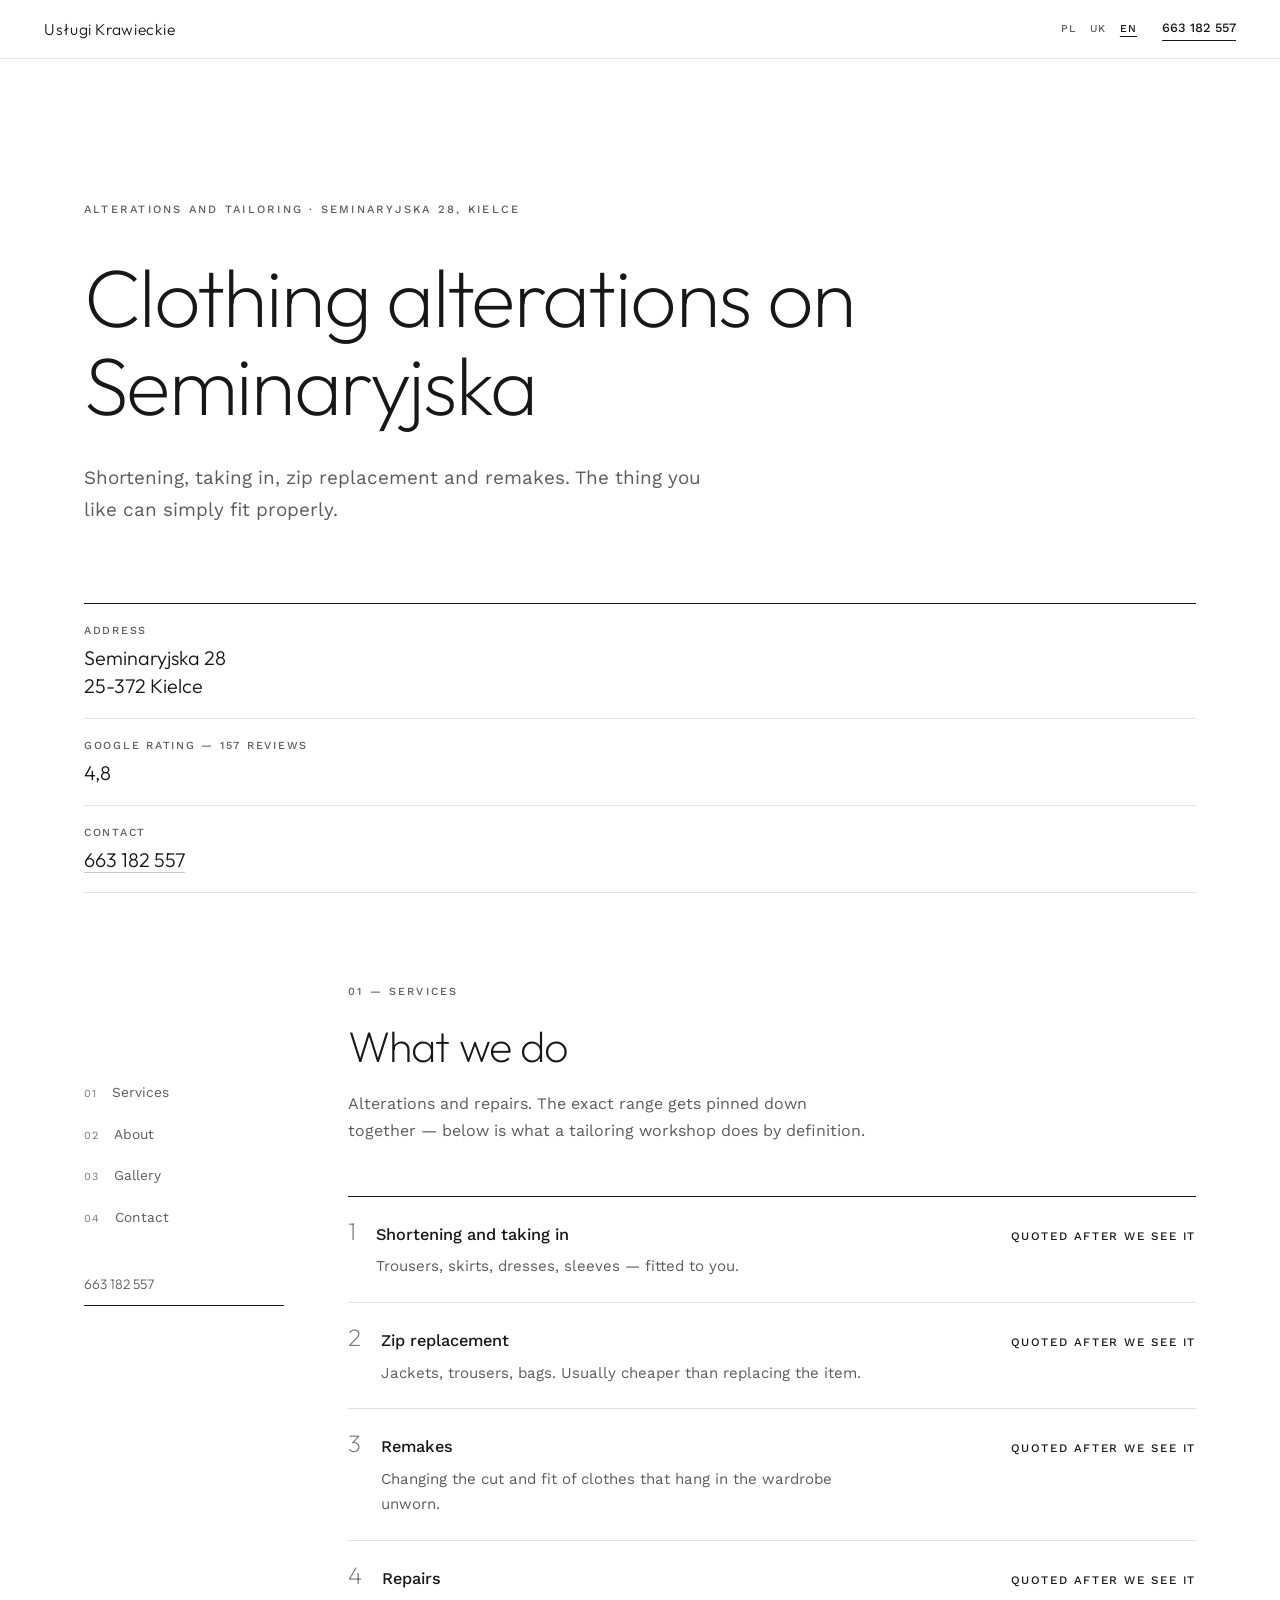
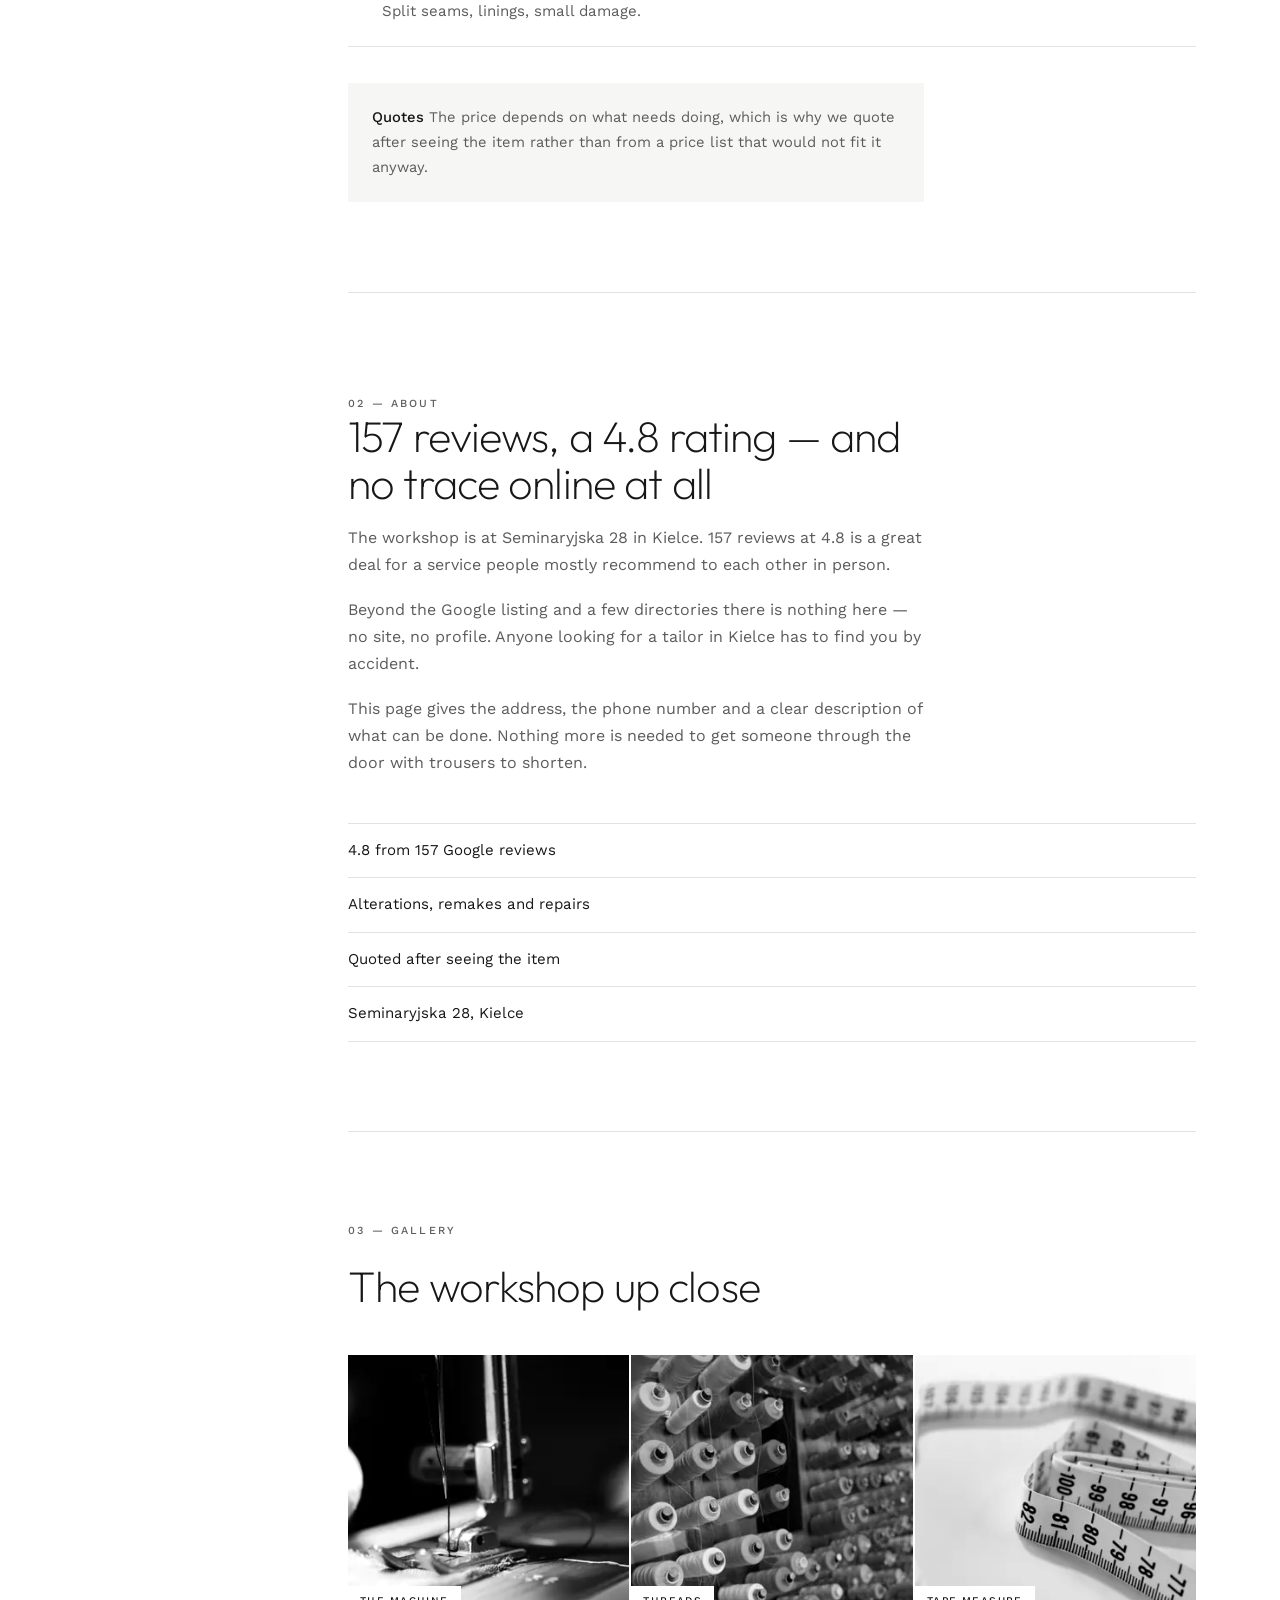
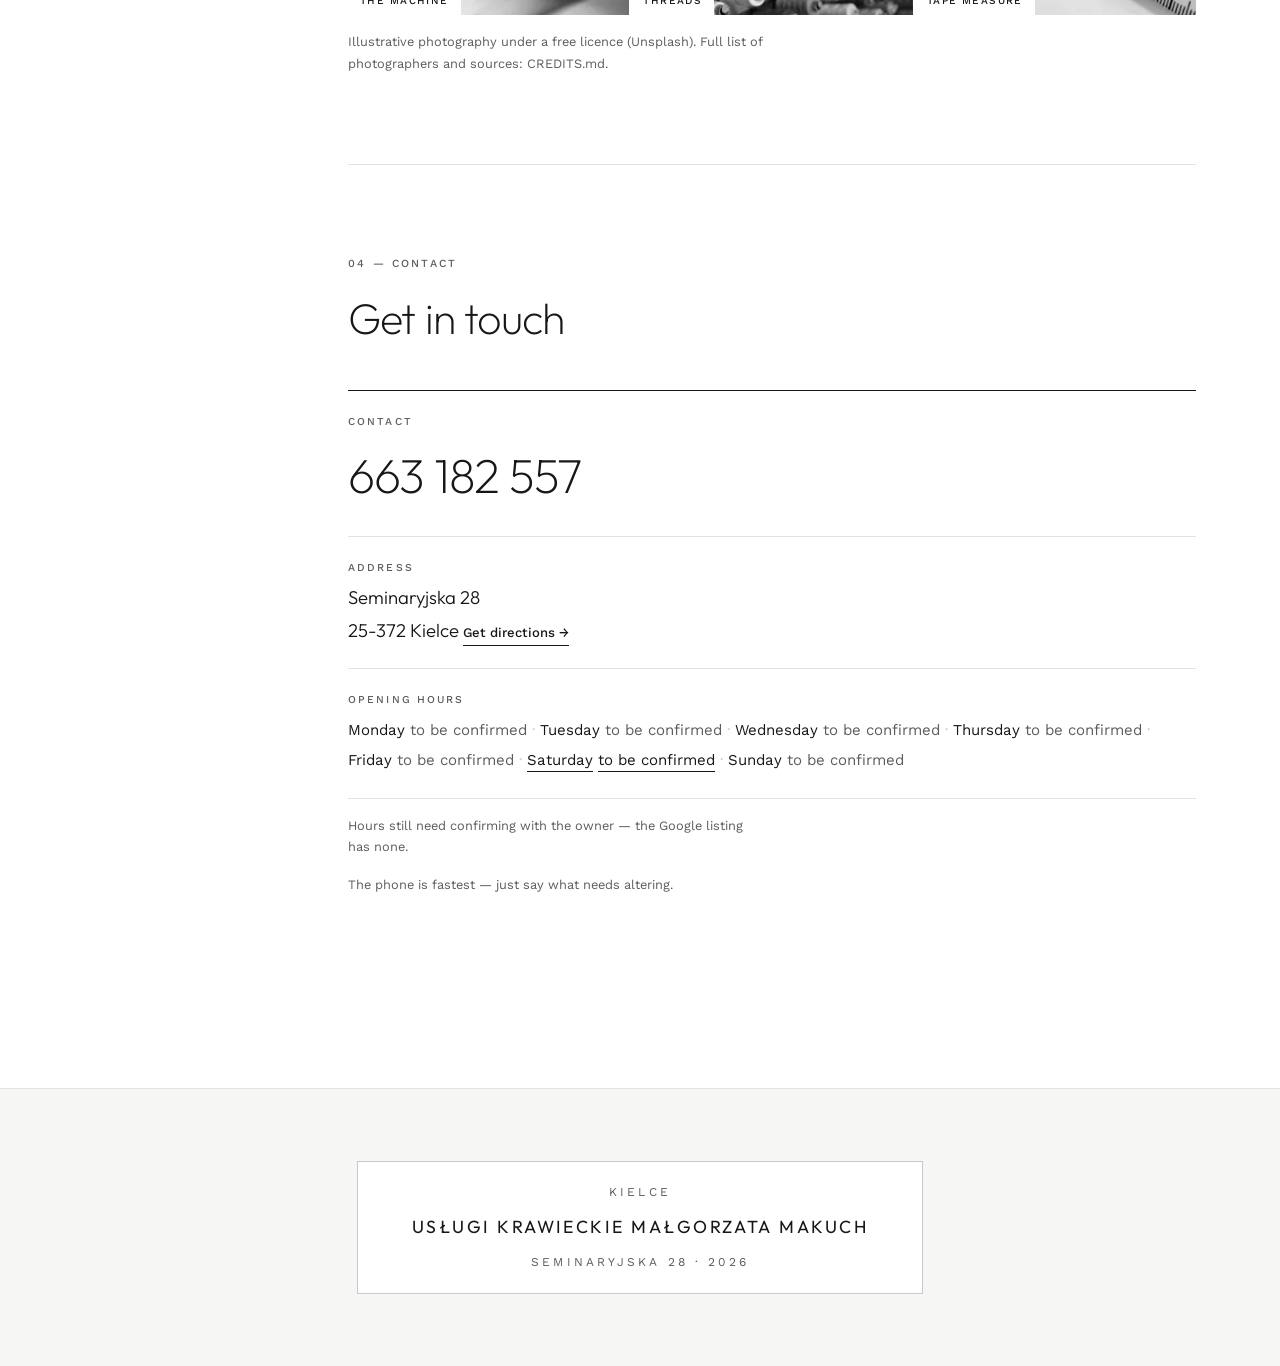
<file: index.html>
<!DOCTYPE html>
<html lang="pl">
<head>
<meta charset="utf-8">
<meta name="viewport" content="width=device-width, initial-scale=1">
<title>Usługi Krawieckie Makuch — poprawki krawieckie, Kielce</title>
<meta name="description" content="Poprawki i przeróbki krawieckie przy Seminaryjskiej 28 w Kielcach. Ocena 4,8 przy 157 opiniach w Google.">
<meta name="robots" content="noindex, nofollow">
<link rel="canonical" href="https://otabekmamadaliev.github.io/krawiectwo-makuch-kielce/">
<link rel="alternate" hreflang="pl" href="https://otabekmamadaliev.github.io/krawiectwo-makuch-kielce/">
<link rel="alternate" hreflang="uk" href="https://otabekmamadaliev.github.io/krawiectwo-makuch-kielce/uk/">
<link rel="alternate" hreflang="en" href="https://otabekmamadaliev.github.io/krawiectwo-makuch-kielce/en/">
<link rel="alternate" hreflang="x-default" href="https://otabekmamadaliev.github.io/krawiectwo-makuch-kielce/">
<meta name="theme-color" content="#171717">
<meta property="og:type" content="website">
<meta property="og:locale" content="pl_PL">
<meta property="og:site_name" content="Usługi Krawieckie Małgorzata Makuch">
<meta property="og:title" content="Usługi Krawieckie Makuch — poprawki krawieckie, Kielce">
<meta property="og:description" content="Poprawki i przeróbki krawieckie przy Seminaryjskiej 28 w Kielcach. Ocena 4,8 przy 157 opiniach w Google.">
<meta property="og:url" content="https://otabekmamadaliev.github.io/krawiectwo-makuch-kielce/">
<meta property="og:image" content="https://otabekmamadaliev.github.io/krawiectwo-makuch-kielce/assets/img/og.jpg">
<meta name="twitter:card" content="summary_large_image">
<link rel="icon" href="data:image/svg+xml,%3Csvg xmlns='http://www.w3.org/2000/svg' viewBox='0 0 32 32'%3E%3Crect width='32' height='32' fill='%23171717'/%3E%3Cpath d='M9 8v16M23 8v16M9 12h14' stroke='%23fff' stroke-width='1.6' fill='none'/%3E%3C/svg%3E">
<link rel="preconnect" href="https://fonts.googleapis.com">
<link rel="preconnect" href="https://fonts.gstatic.com" crossorigin>
<link rel="stylesheet" href="https://fonts.googleapis.com/css2?family=Outfit:wght@200;300;400&family=Work+Sans:wght@400;500&display=swap">
<script>
/* Wykrywanie języka — patrz kielce-web-studio/tmp/gen/lang-auto.mjs. */
(function(){
  try{
    var tu=document.documentElement.lang.slice(0,2), znane={pl:1,uk:1,en:1};
    function idz(l){var p=location.pathname.replace(/index\.html$/,'').replace(/\/(uk|en)\/?$/,'/');
      if(p.slice(-1)!=='/')p+='/';location.replace(l==='pl'?p:p+l+'/');}
    var w=null; try{w=localStorage.getItem('jezyk');}catch(e){}
    if(w&&znane[w]){if(w!==tu)idz(w);return;}
    if(tu!=='pl')return;
    try{if(sessionStorage.getItem('jezyk-auto'))return;sessionStorage.setItem('jezyk-auto','1');}catch(e){}
    var chce='en', lista=navigator.languages||[navigator.language||'en'];
    for(var i=0;i<lista.length;i++){var l=String(lista[i]).slice(0,2).toLowerCase();if(znane[l]){chce=l;break;}}
    if(chce!=='pl')idz(chce);
  }catch(e){}
})();
</script>
<link rel="stylesheet" href="assets/style.css">
</head>
<body>
<a class="skip" href="#tresc">Przejdź do treści</a>

<header class="pas-gorny" id="gora">
  <a class="nazwa" href="#gora">Usługi Krawieckie</a>
  <div class="jz" role="group" aria-label="Wybór języka"><span class="lang is-on" aria-current="true">PL</span><a class="lang" href="uk/" hreflang="uk" title="Українська">UK</a><a class="lang" href="en/" hreflang="en" title="English">EN</a></div>
  <a class="nr" href="tel:+48663182557">663 182 557</a>
  <button class="ham" type="button" aria-expanded="false" aria-controls="mm" aria-label="Otwórz menu"><span></span><span></span></button>
</header>
<nav class="mm" id="mm" aria-label="Menu główne">
  <a href="#a01">Usługi</a>
  <a href="#a02">O nas</a>
  <a href="#a03">Galeria</a>
  <a href="#a04">Kontakt</a>
  <div class="jz jz--mob" role="group" aria-label="Wybór języka"><span class="lang is-on" aria-current="true">PL</span><a class="lang" href="uk/" hreflang="uk" title="Українська">UK</a><a class="lang" href="en/" hreflang="en" title="English">EN</a></div>
</nav>

<main id="tresc">

  <!-- Otwarcie: sam tekst. Krawiectwo to precyzja, nie fotografia stockowa —
       zdjecia pojawiaja sie dopiero w sekcji 03, i to waskim paskiem. -->
  <section class="otwarcie">
    <p class="metryczka">Usługi krawieckie &middot; Seminaryjska 28, Kielce</p>
    <h1>Poprawki krawieckie na Seminaryjskiej</h1>
    <p class="zajawka">Skracanie, zwężanie, wymiana zamków i przeróbki. Rzecz, którą lubisz, może po prostu dobrze leżeć.</p>
    <dl class="dane">
      <div><dt>Adres</dt><dd>Seminaryjska 28<br>25-372 Kielce</dd></div>
      <div><dt>ocena w Google — 157 opinii</dt><dd>4,8</dd></div>
      <div><dt>Kontakt</dt><dd><a href="tel:+48663182557">663 182 557</a></dd></div>
    </dl>
  </section>

  <!-- Szyna z numeracja po lewej zostaje w miejscu, tresc przewija sie obok.
       Uklad, ktorego nie ma zadna inna strona w tym zestawie. -->
  <div class="uklad">
    <nav class="szyna" aria-label="Menu główne">
      <ol>
        <li><a href="#a01"><i>01</i>Usługi</a></li>
        <li><a href="#a02"><i>02</i>O nas</a></li>
        <li><a href="#a03"><i>03</i>Galeria</a></li>
        <li><a href="#a04"><i>04</i>Kontakt</a></li>
      </ol>
      <a class="szyna-tel" href="tel:+48663182557">663 182 557</a>
    </nav>

    <div class="kolumna">

      <section class="rozdzial" id="a01">
        <p class="numer">01 &mdash; Oferta</p>
        <h2>Co robimy</h2>
        <p class="zajawka zajawka--mala">Poprawki i przeróbki odzieży. Zakres doprecyzujemy razem — poniżej to, co w pracowni krawieckiej oczywiste.</p>
        <ol class="uslugi">

          <li class="usluga">
            <span class="usluga-nr">1</span>
            <div><h3>Skracanie i zwężanie</h3><p>Spodnie, spódnice, sukienki, rękawy — dopasowanie do sylwetki.</p></div>
            <span class="usluga-cena">wycena po obejrzeniu</span>
          </li>

          <li class="usluga">
            <span class="usluga-nr">2</span>
            <div><h3>Wymiana zamków</h3><p>Kurtki, spodnie, torby. Naprawa zwykle tańsza niż nowa rzecz.</p></div>
            <span class="usluga-cena">wycena po obejrzeniu</span>
          </li>

          <li class="usluga">
            <span class="usluga-nr">3</span>
            <div><h3>Przeróbki</h3><p>Zmiana fasonu i dopasowanie odzieży, która wisi w szafie nienoszona.</p></div>
            <span class="usluga-cena">wycena po obejrzeniu</span>
          </li>

          <li class="usluga">
            <span class="usluga-nr">4</span>
            <div><h3>Naprawy</h3><p>Rozprute szwy, podszewki, drobne uszkodzenia.</p></div>
            <span class="usluga-cena">wycena po obejrzeniu</span>
          </li>

        </ol>
        <p class="ramka"><b>Wycena</b> Cena zależy od tego, co trzeba zrobić — dlatego wyceniamy po obejrzeniu rzeczy, a nie z cennika, który i tak by nie pasował.</p>
      </section>

      <section class="rozdzial o-nas" id="a02">
        <p class="numer">02 &mdash; O nas</p>
        <h2>157 opinii, ocena 4,8 — i ani jednego śladu w internecie</h2>
        <p>Pracownia działa przy ulicy Seminaryjskiej 28 w Kielcach. 157 opinii przy ocenie 4,8 to bardzo dużo jak na usługę, o której klienci mówią głównie sobie nawzajem.</p><p>Poza wizytówką Google i katalogami nie ma tu nic — żadnej strony, żadnego profilu. Kto szuka krawcowej w Kielcach, musi trafić przypadkiem.</p><p>Ta strona daje adres, telefon i jasny opis tego, co da się zrobić. Nic więcej nie jest potrzebne, żeby ktoś przyszedł ze skróconymi spodniami.</p>
        <ul class="punkty-listy"><li>4,8 przy 157 opiniach w Google</li><li>Poprawki, przeróbki i naprawy odzieży</li><li>Wycena po obejrzeniu rzeczy</li><li>Seminaryjska 28, Kielce</li></ul>
      </section>


      <section class="rozdzial" id="a03">
        <p class="numer">03 &mdash; Galeria</p>
        <h2>Pracownia z bliska</h2>
        <div class="galeria-mini">
          <figure><picture><source type="image/webp" srcset="assets/img/detail-1-400.webp 400w, assets/img/detail-1-600.webp 600w, assets/img/detail-1-800.webp 800w" sizes="(min-width: 1160px) 350px, (min-width: 980px) 31vw, (min-width: 640px) calc(50vw - 28px), calc(100vw - 40px)"><img class="img--detail-1" src="assets/img/detail-1-800.jpg" srcset="assets/img/detail-1-400.jpg 400w, assets/img/detail-1-600.jpg 600w, assets/img/detail-1-800.jpg 800w" sizes="(min-width: 1160px) 350px, (min-width: 980px) 31vw, (min-width: 640px) calc(50vw - 28px), calc(100vw - 40px)" width="800" height="600" alt="Zbliżenie stopki i igły maszyny do szycia, zdjęcie czarno-białe" decoding="async" loading="lazy"></picture><figcaption>Maszyna</figcaption></figure><figure><picture><source type="image/webp" srcset="assets/img/detail-2-400.webp 400w, assets/img/detail-2-600.webp 600w, assets/img/detail-2-800.webp 800w" sizes="(min-width: 1160px) 350px, (min-width: 980px) 31vw, (min-width: 640px) calc(50vw - 28px), calc(100vw - 40px)"><img class="img--detail-2" src="assets/img/detail-2-800.jpg" srcset="assets/img/detail-2-400.jpg 400w, assets/img/detail-2-600.jpg 600w, assets/img/detail-2-800.jpg 800w" sizes="(min-width: 1160px) 350px, (min-width: 980px) 31vw, (min-width: 640px) calc(50vw - 28px), calc(100vw - 40px)" width="800" height="600" alt="Ściana z kolorowymi szpulkami nici ułożonymi w rzędach" decoding="async" loading="lazy"></picture><figcaption>Nici</figcaption></figure><figure><picture><source type="image/webp" srcset="assets/img/detail-3-400.webp 400w, assets/img/detail-3-600.webp 600w, assets/img/detail-3-800.webp 800w" sizes="(min-width: 1160px) 350px, (min-width: 980px) 31vw, (min-width: 640px) calc(50vw - 28px), calc(100vw - 40px)"><img class="img--detail-3" src="assets/img/detail-3-800.jpg" srcset="assets/img/detail-3-400.jpg 400w, assets/img/detail-3-600.jpg 600w, assets/img/detail-3-800.jpg 800w" sizes="(min-width: 1160px) 350px, (min-width: 980px) 31vw, (min-width: 640px) calc(50vw - 28px), calc(100vw - 40px)" width="800" height="600" alt="Zwinięta centymetrowa miara krawiecka na jasnym tle" decoding="async" loading="lazy"></picture><figcaption>Miara</figcaption></figure>
        </div>
        <p class="drobne">Zdjęcia ilustracyjne na wolnej licencji (Unsplash). Pełna lista autorów i źródeł: CREDITS.md.</p>
      </section>


      <section class="rozdzial" id="a04">
        <p class="numer">04 &mdash; Kontakt</p>
        <h2>Umów wizytę</h2>
        <!-- Bez kolumn i bez tabeli. Na tej stronie nie ma ani jednego pudełka,
             więc kontakt też jest tylko tekstem: numer, adres, a tydzień jednym
             ciągiem rozdzielonym kropką — jak przypis w składzie książki. -->
        <dl class="dane-kontaktu">

          <div>
            <dt>Kontakt</dt>
            <dd><a class="wielki-nr" href="tel:+48663182557">663 182 557</a></dd>
          </div>

          <div>
            <dt>Adres</dt>
            <dd>Seminaryjska 28<br>25-372 Kielce
              <a class="link-strzalka" href="https://www.google.com/maps/place/?q=place_id:ChIJn_Vzbo4nGEcR6fL6ZqI3oxs" target="_blank" rel="noopener">Wyznacz trasę &rarr;</a>
            </dd>
          </div>
          <div>
            <dt>Godziny otwarcia</dt>
            <dd class="ciag-godzin"><span class="dzien-wpis" data-dzien="0"><span class="dzien-skrot">Poniedziałek</span> <span class="dzien-godz">do potwierdzenia</span></span> <span class="kropka" aria-hidden="true">·</span> <span class="dzien-wpis" data-dzien="1"><span class="dzien-skrot">Wtorek</span> <span class="dzien-godz">do potwierdzenia</span></span> <span class="kropka" aria-hidden="true">·</span> <span class="dzien-wpis" data-dzien="2"><span class="dzien-skrot">Środa</span> <span class="dzien-godz">do potwierdzenia</span></span> <span class="kropka" aria-hidden="true">·</span> <span class="dzien-wpis" data-dzien="3"><span class="dzien-skrot">Czwartek</span> <span class="dzien-godz">do potwierdzenia</span></span> <span class="kropka" aria-hidden="true">·</span> <span class="dzien-wpis" data-dzien="4"><span class="dzien-skrot">Piątek</span> <span class="dzien-godz">do potwierdzenia</span></span> <span class="kropka" aria-hidden="true">·</span> <span class="dzien-wpis" data-dzien="5"><span class="dzien-skrot">Sobota</span> <span class="dzien-godz">do potwierdzenia</span></span> <span class="kropka" aria-hidden="true">·</span> <span class="dzien-wpis" data-dzien="6"><span class="dzien-skrot">Niedziela</span> <span class="dzien-godz">do potwierdzenia</span></span></dd>
          </div>
        </dl>
        <p class="drobne">Godziny do potwierdzenia z właścicielem — w wizytówce Google ich nie ma.</p>
        <p class="drobne">Najszybciej telefonicznie — wystarczy powiedzieć, co trzeba poprawić.</p>
      </section>

    </div>
  </div>

</main>

<footer class="dol">
  <div class="metka">
    <span class="metka-nad">Kielce</span>
    <p class="metka-nazwa">Usługi Krawieckie Małgorzata Makuch</p>
    <span class="metka-pod">Seminaryjska 28 &middot; 2026</span>
  </div>
</footer>

<script id="i18n" type="application/json">{"sending":"Wysyłanie…","fillAll":"Uzupełnij wszystkie pola formularza.","openingMail":"Otwieramy Twój program pocztowy…","notConnected":"Formularz nie jest jeszcze podłączony. Prosimy o kontakt telefoniczny.","sent":"Dziękujemy! Wiadomość została wysłana — odezwiemy się wkrótce.","failed":"Nie udało się wysłać wiadomości. Prosimy o kontakt telefoniczny.","mailName":"Imię i nazwisko","mailContact":"Kontakt","backToTop":"Wróć na górę","closeGallery":"Zamknij podgląd","prevImage":"Poprzednie zdjęcie","nextImage":"Następne zdjęcie","closeMenu":"Zamknij menu"}</script>
<script src="assets/app.js" defer></script>
<script type="application/ld+json">{
  "@context": "https://schema.org",
  "@type": "ClothingStore",
  "name": "Usługi Krawieckie Małgorzata Makuch",
  "image": "https://otabekmamadaliev.github.io/krawiectwo-makuch-kielce/assets/img/og.jpg",
  "url": "https://otabekmamadaliev.github.io/krawiectwo-makuch-kielce/",
  "telephone": "+48663182557",
  "priceRange": "$$",
  "address": {
    "@type": "PostalAddress",
    "streetAddress": "Seminaryjska 28",
    "addressLocality": "Kielce",
    "postalCode": "25-372",
    "addressRegion": "świętokrzyskie",
    "addressCountry": "PL"
  },
  "geo": {
    "@type": "GeoCoordinates",
    "latitude": 50.864225,
    "longitude": 20.638349
  },
  "hasMap": "https://www.google.com/maps/place/?q=place_id:ChIJn_Vzbo4nGEcR6fL6ZqI3oxs",
  "areaServed": {
    "@type": "City",
    "name": "Kielce"
  },
  "sameAs": []
}</script>
</body>
</html>
</file>
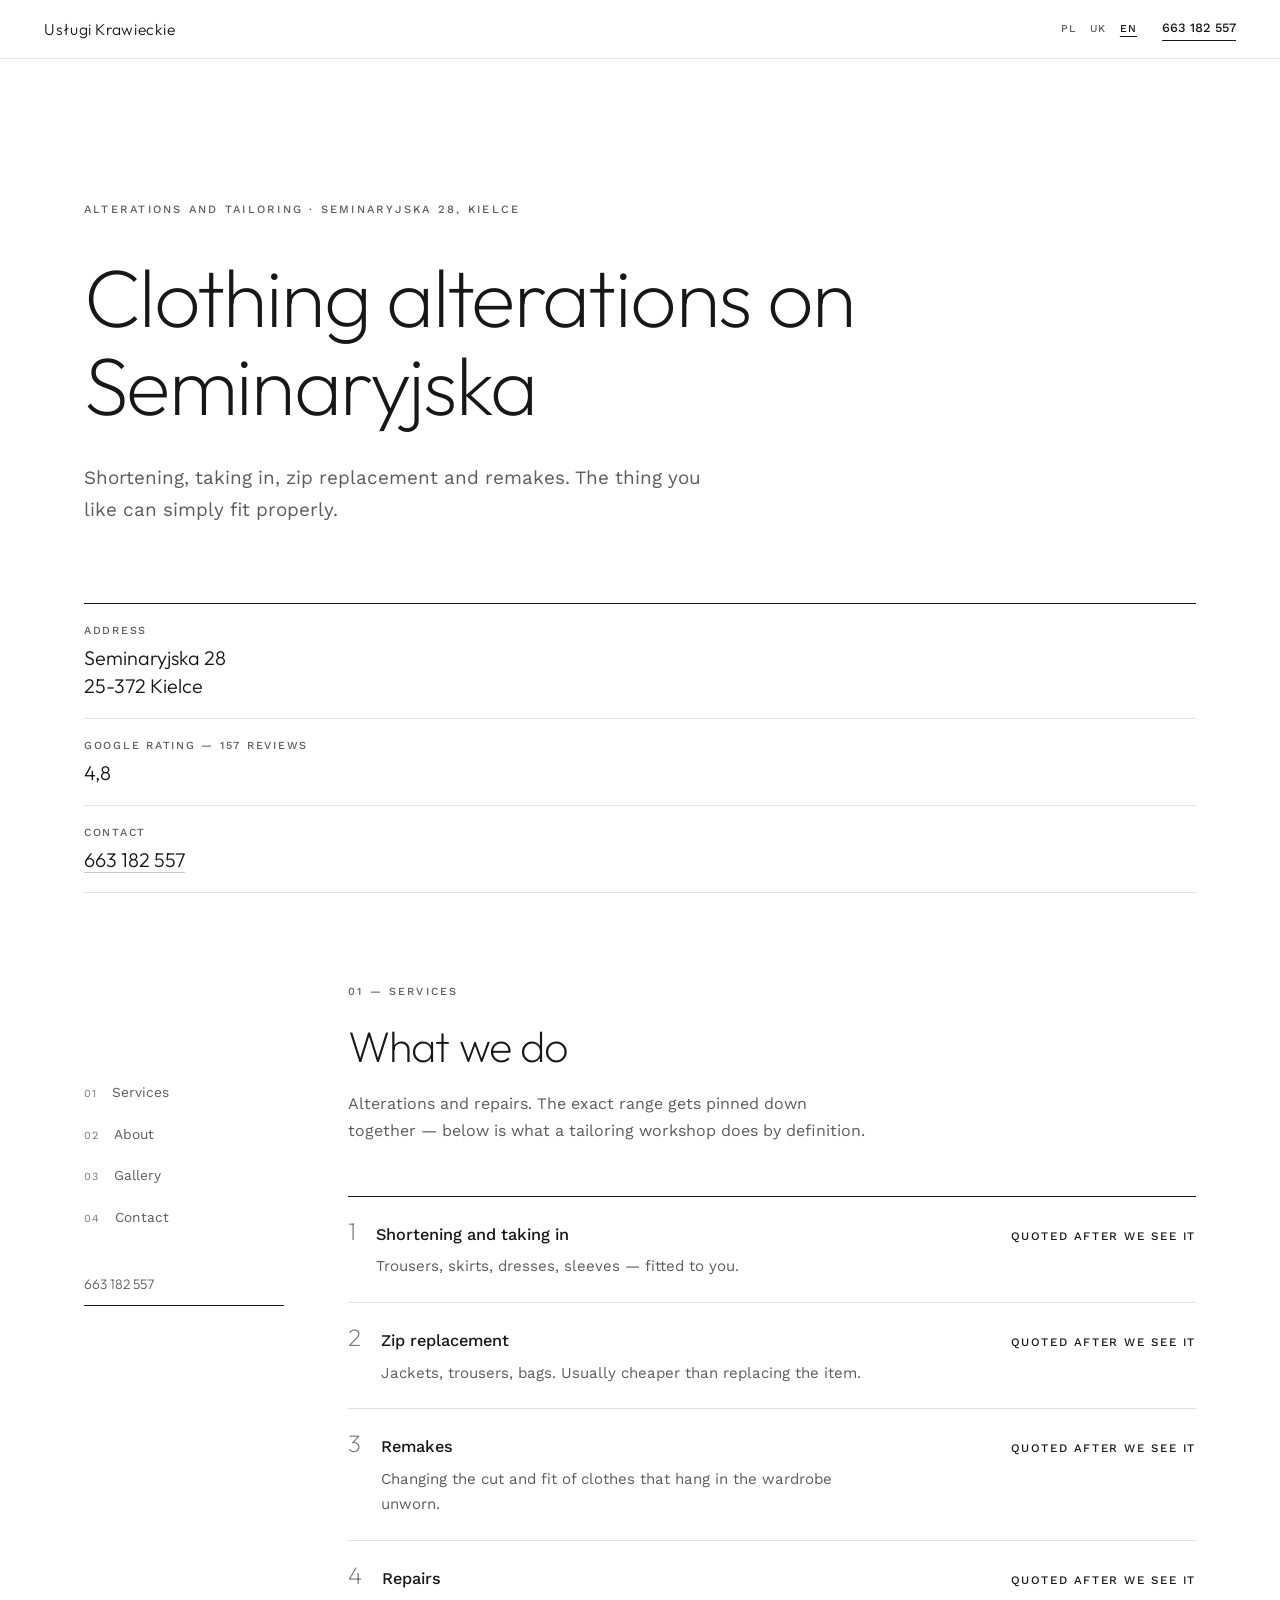
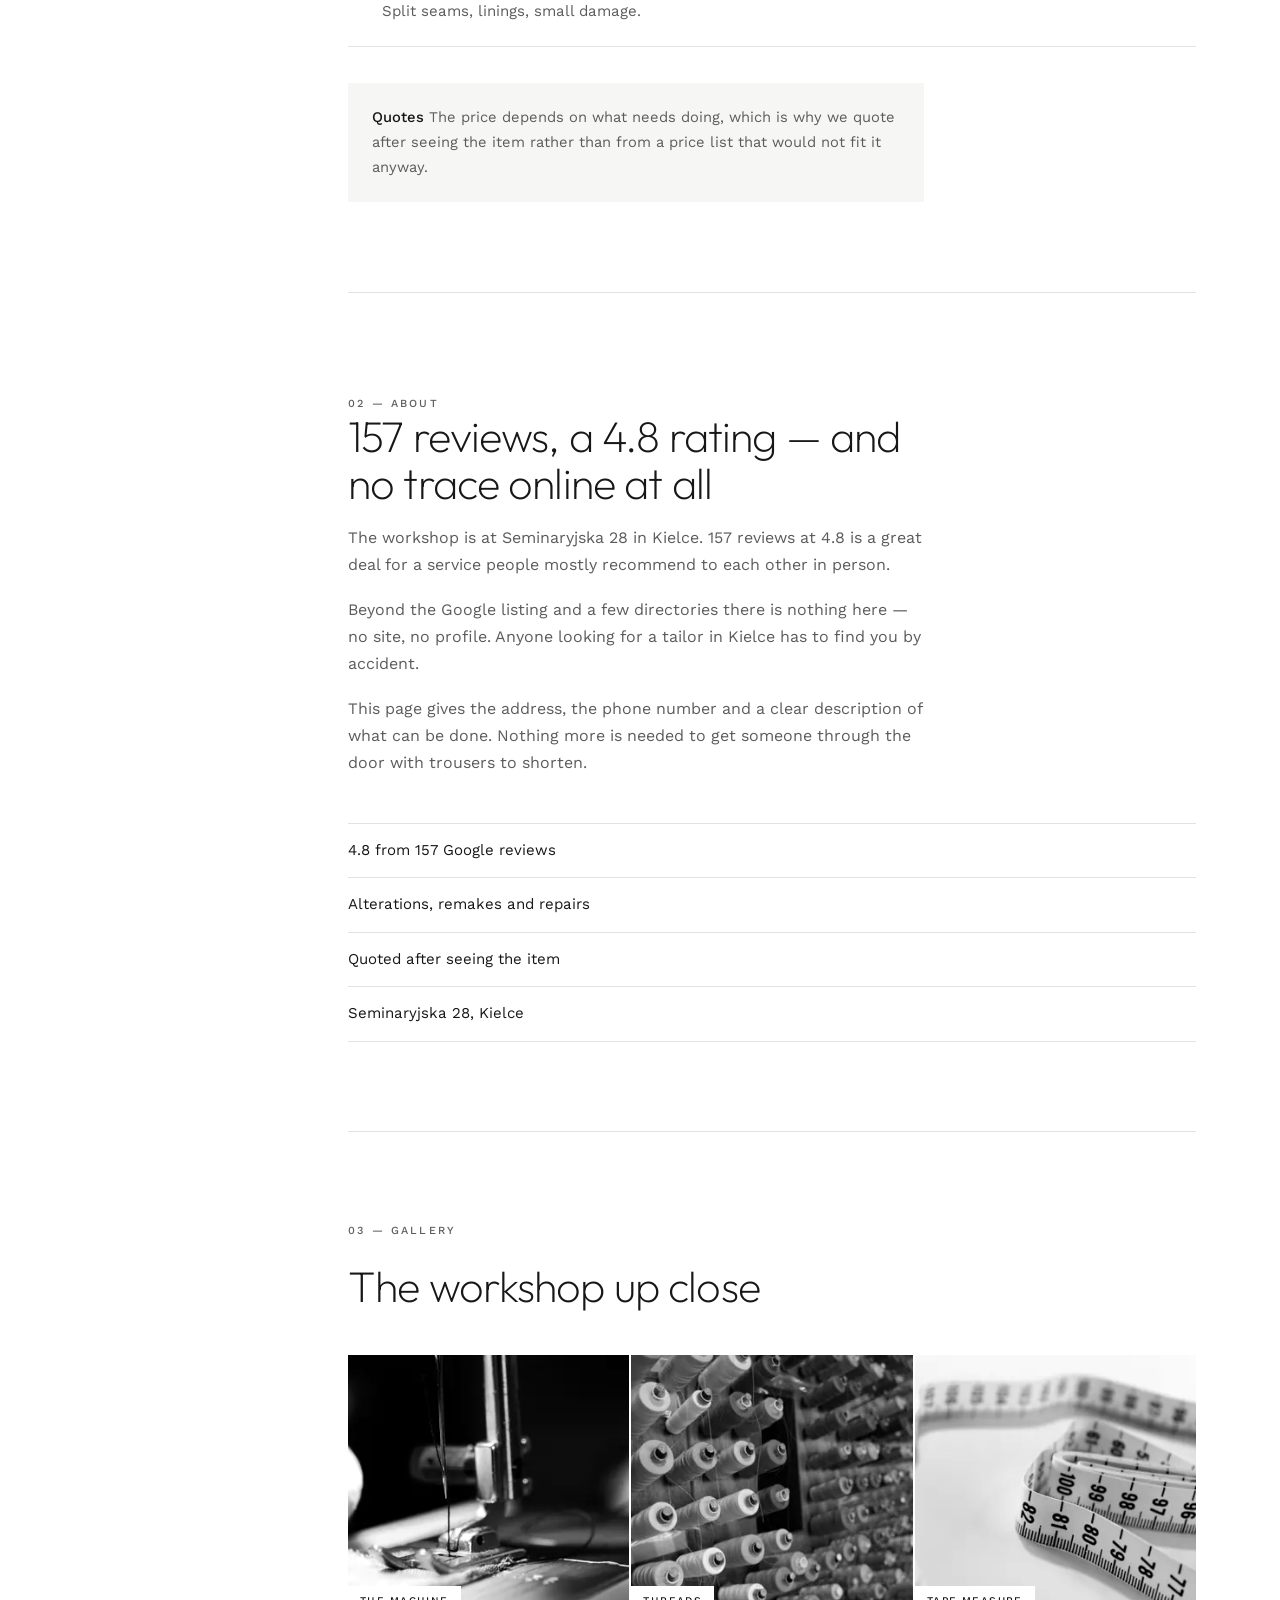
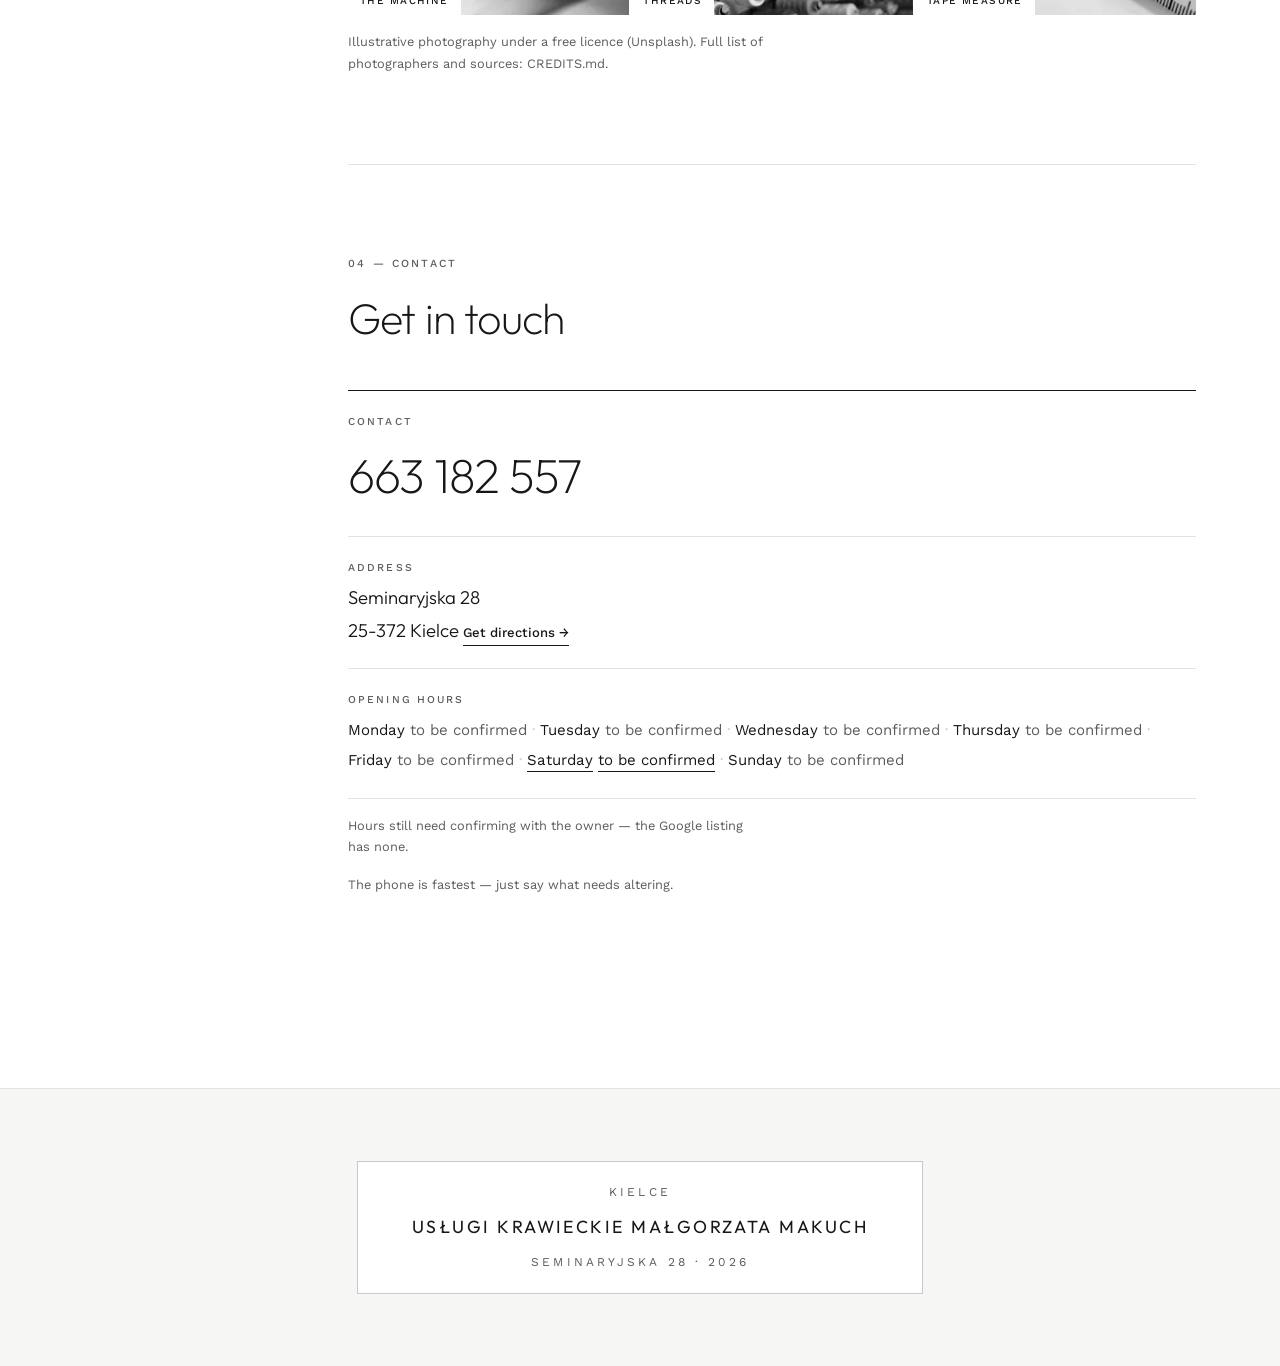
<file: en/index.html>
<!DOCTYPE html>
<html lang="en">
<head>
<meta charset="utf-8">
<meta name="viewport" content="width=device-width, initial-scale=1">
<title>Usługi Krawieckie Małgorzata Makuch — alterations, Kielce</title>
<meta name="description" content="Clothing alterations and repairs at Seminaryjska 28 in Kielce. Rated 4.8 from 157 Google reviews.">
<meta name="robots" content="noindex, nofollow">
<link rel="canonical" href="https://otabekmamadaliev.github.io/krawiectwo-makuch-kielce/en/">
<link rel="alternate" hreflang="pl" href="https://otabekmamadaliev.github.io/krawiectwo-makuch-kielce/">
<link rel="alternate" hreflang="uk" href="https://otabekmamadaliev.github.io/krawiectwo-makuch-kielce/uk/">
<link rel="alternate" hreflang="en" href="https://otabekmamadaliev.github.io/krawiectwo-makuch-kielce/en/">
<link rel="alternate" hreflang="x-default" href="https://otabekmamadaliev.github.io/krawiectwo-makuch-kielce/">
<meta name="theme-color" content="#171717">
<meta property="og:type" content="website">
<meta property="og:locale" content="en_GB">
<meta property="og:site_name" content="Usługi Krawieckie Małgorzata Makuch">
<meta property="og:title" content="Usługi Krawieckie Małgorzata Makuch — alterations, Kielce">
<meta property="og:description" content="Clothing alterations and repairs at Seminaryjska 28 in Kielce. Rated 4.8 from 157 Google reviews.">
<meta property="og:url" content="https://otabekmamadaliev.github.io/krawiectwo-makuch-kielce/en/">
<meta property="og:image" content="https://otabekmamadaliev.github.io/krawiectwo-makuch-kielce/assets/img/og.jpg">
<meta name="twitter:card" content="summary_large_image">
<link rel="icon" href="data:image/svg+xml,%3Csvg xmlns='http://www.w3.org/2000/svg' viewBox='0 0 32 32'%3E%3Crect width='32' height='32' fill='%23171717'/%3E%3Cpath d='M9 8v16M23 8v16M9 12h14' stroke='%23fff' stroke-width='1.6' fill='none'/%3E%3C/svg%3E">
<link rel="preconnect" href="https://fonts.googleapis.com">
<link rel="preconnect" href="https://fonts.gstatic.com" crossorigin>
<link rel="stylesheet" href="https://fonts.googleapis.com/css2?family=Outfit:wght@200;300;400&family=Work+Sans:wght@400;500&display=swap">
<script>
/* Wykrywanie języka — patrz kielce-web-studio/tmp/gen/lang-auto.mjs. */
(function(){
  try{
    var tu=document.documentElement.lang.slice(0,2), znane={pl:1,uk:1,en:1};
    function idz(l){var p=location.pathname.replace(/index\.html$/,'').replace(/\/(uk|en)\/?$/,'/');
      if(p.slice(-1)!=='/')p+='/';location.replace(l==='pl'?p:p+l+'/');}
    var w=null; try{w=localStorage.getItem('jezyk');}catch(e){}
    if(w&&znane[w]){if(w!==tu)idz(w);return;}
    if(tu!=='pl')return;
    try{if(sessionStorage.getItem('jezyk-auto'))return;sessionStorage.setItem('jezyk-auto','1');}catch(e){}
    var chce='en', lista=navigator.languages||[navigator.language||'en'];
    for(var i=0;i<lista.length;i++){var l=String(lista[i]).slice(0,2).toLowerCase();if(znane[l]){chce=l;break;}}
    if(chce!=='pl')idz(chce);
  }catch(e){}
})();
</script>
<link rel="stylesheet" href="../assets/style.css">
</head>
<body>
<a class="skip" href="#tresc">Skip to content</a>

<header class="pas-gorny" id="gora">
  <a class="nazwa" href="#gora">Usługi Krawieckie</a>
  <div class="jz" role="group" aria-label="Language"><a class="lang" href=".././" hreflang="pl" title="Polski">PL</a><a class="lang" href="../uk/" hreflang="uk" title="Українська">UK</a><span class="lang is-on" aria-current="true">EN</span></div>
  <a class="nr" href="tel:+48663182557">663 182 557</a>
  <button class="ham" type="button" aria-expanded="false" aria-controls="mm" aria-label="Open menu"><span></span><span></span></button>
</header>
<nav class="mm" id="mm" aria-label="Main menu">
  <a href="#a01">Services</a>
  <a href="#a02">About</a>
  <a href="#a03">Gallery</a>
  <a href="#a04">Contact</a>
  <div class="jz jz--mob" role="group" aria-label="Language"><a class="lang" href=".././" hreflang="pl" title="Polski">PL</a><a class="lang" href="../uk/" hreflang="uk" title="Українська">UK</a><span class="lang is-on" aria-current="true">EN</span></div>
</nav>

<main id="tresc">

  <!-- Otwarcie: sam tekst. Krawiectwo to precyzja, nie fotografia stockowa —
       zdjecia pojawiaja sie dopiero w sekcji 03, i to waskim paskiem. -->
  <section class="otwarcie">
    <p class="metryczka">Alterations and tailoring &middot; Seminaryjska 28, Kielce</p>
    <h1>Clothing alterations on Seminaryjska</h1>
    <p class="zajawka">Shortening, taking in, zip replacement and remakes. The thing you like can simply fit properly.</p>
    <dl class="dane">
      <div><dt>Address</dt><dd>Seminaryjska 28<br>25-372 Kielce</dd></div>
      <div><dt>Google rating — 157 reviews</dt><dd>4,8</dd></div>
      <div><dt>Contact</dt><dd><a href="tel:+48663182557">663 182 557</a></dd></div>
    </dl>
  </section>

  <!-- Szyna z numeracja po lewej zostaje w miejscu, tresc przewija sie obok.
       Uklad, ktorego nie ma zadna inna strona w tym zestawie. -->
  <div class="uklad">
    <nav class="szyna" aria-label="Main menu">
      <ol>
        <li><a href="#a01"><i>01</i>Services</a></li>
        <li><a href="#a02"><i>02</i>About</a></li>
        <li><a href="#a03"><i>03</i>Gallery</a></li>
        <li><a href="#a04"><i>04</i>Contact</a></li>
      </ol>
      <a class="szyna-tel" href="tel:+48663182557">663 182 557</a>
    </nav>

    <div class="kolumna">

      <section class="rozdzial" id="a01">
        <p class="numer">01 &mdash; Services</p>
        <h2>What we do</h2>
        <p class="zajawka zajawka--mala">Alterations and repairs. The exact range gets pinned down together — below is what a tailoring workshop does by definition.</p>
        <ol class="uslugi">

          <li class="usluga">
            <span class="usluga-nr">1</span>
            <div><h3>Shortening and taking in</h3><p>Trousers, skirts, dresses, sleeves — fitted to you.</p></div>
            <span class="usluga-cena">quoted after we see it</span>
          </li>

          <li class="usluga">
            <span class="usluga-nr">2</span>
            <div><h3>Zip replacement</h3><p>Jackets, trousers, bags. Usually cheaper than replacing the item.</p></div>
            <span class="usluga-cena">quoted after we see it</span>
          </li>

          <li class="usluga">
            <span class="usluga-nr">3</span>
            <div><h3>Remakes</h3><p>Changing the cut and fit of clothes that hang in the wardrobe unworn.</p></div>
            <span class="usluga-cena">quoted after we see it</span>
          </li>

          <li class="usluga">
            <span class="usluga-nr">4</span>
            <div><h3>Repairs</h3><p>Split seams, linings, small damage.</p></div>
            <span class="usluga-cena">quoted after we see it</span>
          </li>

        </ol>
        <p class="ramka"><b>Quotes</b> The price depends on what needs doing, which is why we quote after seeing the item rather than from a price list that would not fit it anyway.</p>
      </section>

      <section class="rozdzial o-nas" id="a02">
        <p class="numer">02 &mdash; About</p>
        <h2>157 reviews, a 4.8 rating — and no trace online at all</h2>
        <p>The workshop is at Seminaryjska 28 in Kielce. 157 reviews at 4.8 is a great deal for a service people mostly recommend to each other in person.</p><p>Beyond the Google listing and a few directories there is nothing here — no site, no profile. Anyone looking for a tailor in Kielce has to find you by accident.</p><p>This page gives the address, the phone number and a clear description of what can be done. Nothing more is needed to get someone through the door with trousers to shorten.</p>
        <ul class="punkty-listy"><li>4.8 from 157 Google reviews</li><li>Alterations, remakes and repairs</li><li>Quoted after seeing the item</li><li>Seminaryjska 28, Kielce</li></ul>
      </section>


      <section class="rozdzial" id="a03">
        <p class="numer">03 &mdash; Gallery</p>
        <h2>The workshop up close</h2>
        <div class="galeria-mini">
          <figure><picture><source type="image/webp" srcset="../assets/img/detail-1-400.webp 400w, ../assets/img/detail-1-600.webp 600w, ../assets/img/detail-1-800.webp 800w" sizes="(min-width: 1160px) 350px, (min-width: 980px) 31vw, (min-width: 640px) calc(50vw - 28px), calc(100vw - 40px)"><img class="img--detail-1" src="../assets/img/detail-1-800.jpg" srcset="../assets/img/detail-1-400.jpg 400w, ../assets/img/detail-1-600.jpg 600w, ../assets/img/detail-1-800.jpg 800w" sizes="(min-width: 1160px) 350px, (min-width: 980px) 31vw, (min-width: 640px) calc(50vw - 28px), calc(100vw - 40px)" width="800" height="600" alt="Zbliżenie stopki i igły maszyny do szycia, zdjęcie czarno-białe" decoding="async" loading="lazy"></picture><figcaption>The machine</figcaption></figure><figure><picture><source type="image/webp" srcset="../assets/img/detail-2-400.webp 400w, ../assets/img/detail-2-600.webp 600w, ../assets/img/detail-2-800.webp 800w" sizes="(min-width: 1160px) 350px, (min-width: 980px) 31vw, (min-width: 640px) calc(50vw - 28px), calc(100vw - 40px)"><img class="img--detail-2" src="../assets/img/detail-2-800.jpg" srcset="../assets/img/detail-2-400.jpg 400w, ../assets/img/detail-2-600.jpg 600w, ../assets/img/detail-2-800.jpg 800w" sizes="(min-width: 1160px) 350px, (min-width: 980px) 31vw, (min-width: 640px) calc(50vw - 28px), calc(100vw - 40px)" width="800" height="600" alt="Ściana z kolorowymi szpulkami nici ułożonymi w rzędach" decoding="async" loading="lazy"></picture><figcaption>Threads</figcaption></figure><figure><picture><source type="image/webp" srcset="../assets/img/detail-3-400.webp 400w, ../assets/img/detail-3-600.webp 600w, ../assets/img/detail-3-800.webp 800w" sizes="(min-width: 1160px) 350px, (min-width: 980px) 31vw, (min-width: 640px) calc(50vw - 28px), calc(100vw - 40px)"><img class="img--detail-3" src="../assets/img/detail-3-800.jpg" srcset="../assets/img/detail-3-400.jpg 400w, ../assets/img/detail-3-600.jpg 600w, ../assets/img/detail-3-800.jpg 800w" sizes="(min-width: 1160px) 350px, (min-width: 980px) 31vw, (min-width: 640px) calc(50vw - 28px), calc(100vw - 40px)" width="800" height="600" alt="Zwinięta centymetrowa miara krawiecka na jasnym tle" decoding="async" loading="lazy"></picture><figcaption>Tape measure</figcaption></figure>
        </div>
        <p class="drobne">Illustrative photography under a free licence (Unsplash). Full list of photographers and sources: CREDITS.md.</p>
      </section>


      <section class="rozdzial" id="a04">
        <p class="numer">04 &mdash; Contact</p>
        <h2>Get in touch</h2>
        <!-- Bez kolumn i bez tabeli. Na tej stronie nie ma ani jednego pudełka,
             więc kontakt też jest tylko tekstem: numer, adres, a tydzień jednym
             ciągiem rozdzielonym kropką — jak przypis w składzie książki. -->
        <dl class="dane-kontaktu">

          <div>
            <dt>Contact</dt>
            <dd><a class="wielki-nr" href="tel:+48663182557">663 182 557</a></dd>
          </div>

          <div>
            <dt>Address</dt>
            <dd>Seminaryjska 28<br>25-372 Kielce
              <a class="link-strzalka" href="https://www.google.com/maps/place/?q=place_id:ChIJn_Vzbo4nGEcR6fL6ZqI3oxs" target="_blank" rel="noopener">Get directions &rarr;</a>
            </dd>
          </div>
          <div>
            <dt>Opening hours</dt>
            <dd class="ciag-godzin"><span class="dzien-wpis" data-dzien="0"><span class="dzien-skrot">Monday</span> <span class="dzien-godz">to be confirmed</span></span> <span class="kropka" aria-hidden="true">·</span> <span class="dzien-wpis" data-dzien="1"><span class="dzien-skrot">Tuesday</span> <span class="dzien-godz">to be confirmed</span></span> <span class="kropka" aria-hidden="true">·</span> <span class="dzien-wpis" data-dzien="2"><span class="dzien-skrot">Wednesday</span> <span class="dzien-godz">to be confirmed</span></span> <span class="kropka" aria-hidden="true">·</span> <span class="dzien-wpis" data-dzien="3"><span class="dzien-skrot">Thursday</span> <span class="dzien-godz">to be confirmed</span></span> <span class="kropka" aria-hidden="true">·</span> <span class="dzien-wpis" data-dzien="4"><span class="dzien-skrot">Friday</span> <span class="dzien-godz">to be confirmed</span></span> <span class="kropka" aria-hidden="true">·</span> <span class="dzien-wpis" data-dzien="5"><span class="dzien-skrot">Saturday</span> <span class="dzien-godz">to be confirmed</span></span> <span class="kropka" aria-hidden="true">·</span> <span class="dzien-wpis" data-dzien="6"><span class="dzien-skrot">Sunday</span> <span class="dzien-godz">to be confirmed</span></span></dd>
          </div>
        </dl>
        <p class="drobne">Hours still need confirming with the owner — the Google listing has none.</p>
        <p class="drobne">The phone is fastest — just say what needs altering.</p>
      </section>

    </div>
  </div>

</main>

<footer class="dol">
  <div class="metka">
    <span class="metka-nad">Kielce</span>
    <p class="metka-nazwa">Usługi Krawieckie Małgorzata Makuch</p>
    <span class="metka-pod">Seminaryjska 28 &middot; 2026</span>
  </div>
</footer>

<script id="i18n" type="application/json">{"sending":"Sending…","fillAll":"Please fill in every field.","openingMail":"Opening your mail app…","notConnected":"The form is not connected yet. Please call us instead.","sent":"Thank you! Your message has been sent — we'll be in touch shortly.","failed":"The message could not be sent. Please call us instead.","mailName":"Full name","mailContact":"Contact","backToTop":"Back to top","closeGallery":"Close preview","prevImage":"Previous photo","nextImage":"Next photo","closeMenu":"Close menu"}</script>
<script src="../assets/app.js" defer></script>
<script type="application/ld+json">{
  "@context": "https://schema.org",
  "@type": "ClothingStore",
  "name": "Usługi Krawieckie Małgorzata Makuch",
  "image": "https://otabekmamadaliev.github.io/krawiectwo-makuch-kielce/assets/img/og.jpg",
  "url": "https://otabekmamadaliev.github.io/krawiectwo-makuch-kielce/",
  "telephone": "+48663182557",
  "priceRange": "$$",
  "address": {
    "@type": "PostalAddress",
    "streetAddress": "Seminaryjska 28",
    "addressLocality": "Kielce",
    "postalCode": "25-372",
    "addressRegion": "świętokrzyskie",
    "addressCountry": "PL"
  },
  "geo": {
    "@type": "GeoCoordinates",
    "latitude": 50.864225,
    "longitude": 20.638349
  },
  "hasMap": "https://www.google.com/maps/place/?q=place_id:ChIJn_Vzbo4nGEcR6fL6ZqI3oxs",
  "areaServed": {
    "@type": "City",
    "name": "Kielce"
  },
  "sameAs": []
}</script>
</body>
</html>
</file>
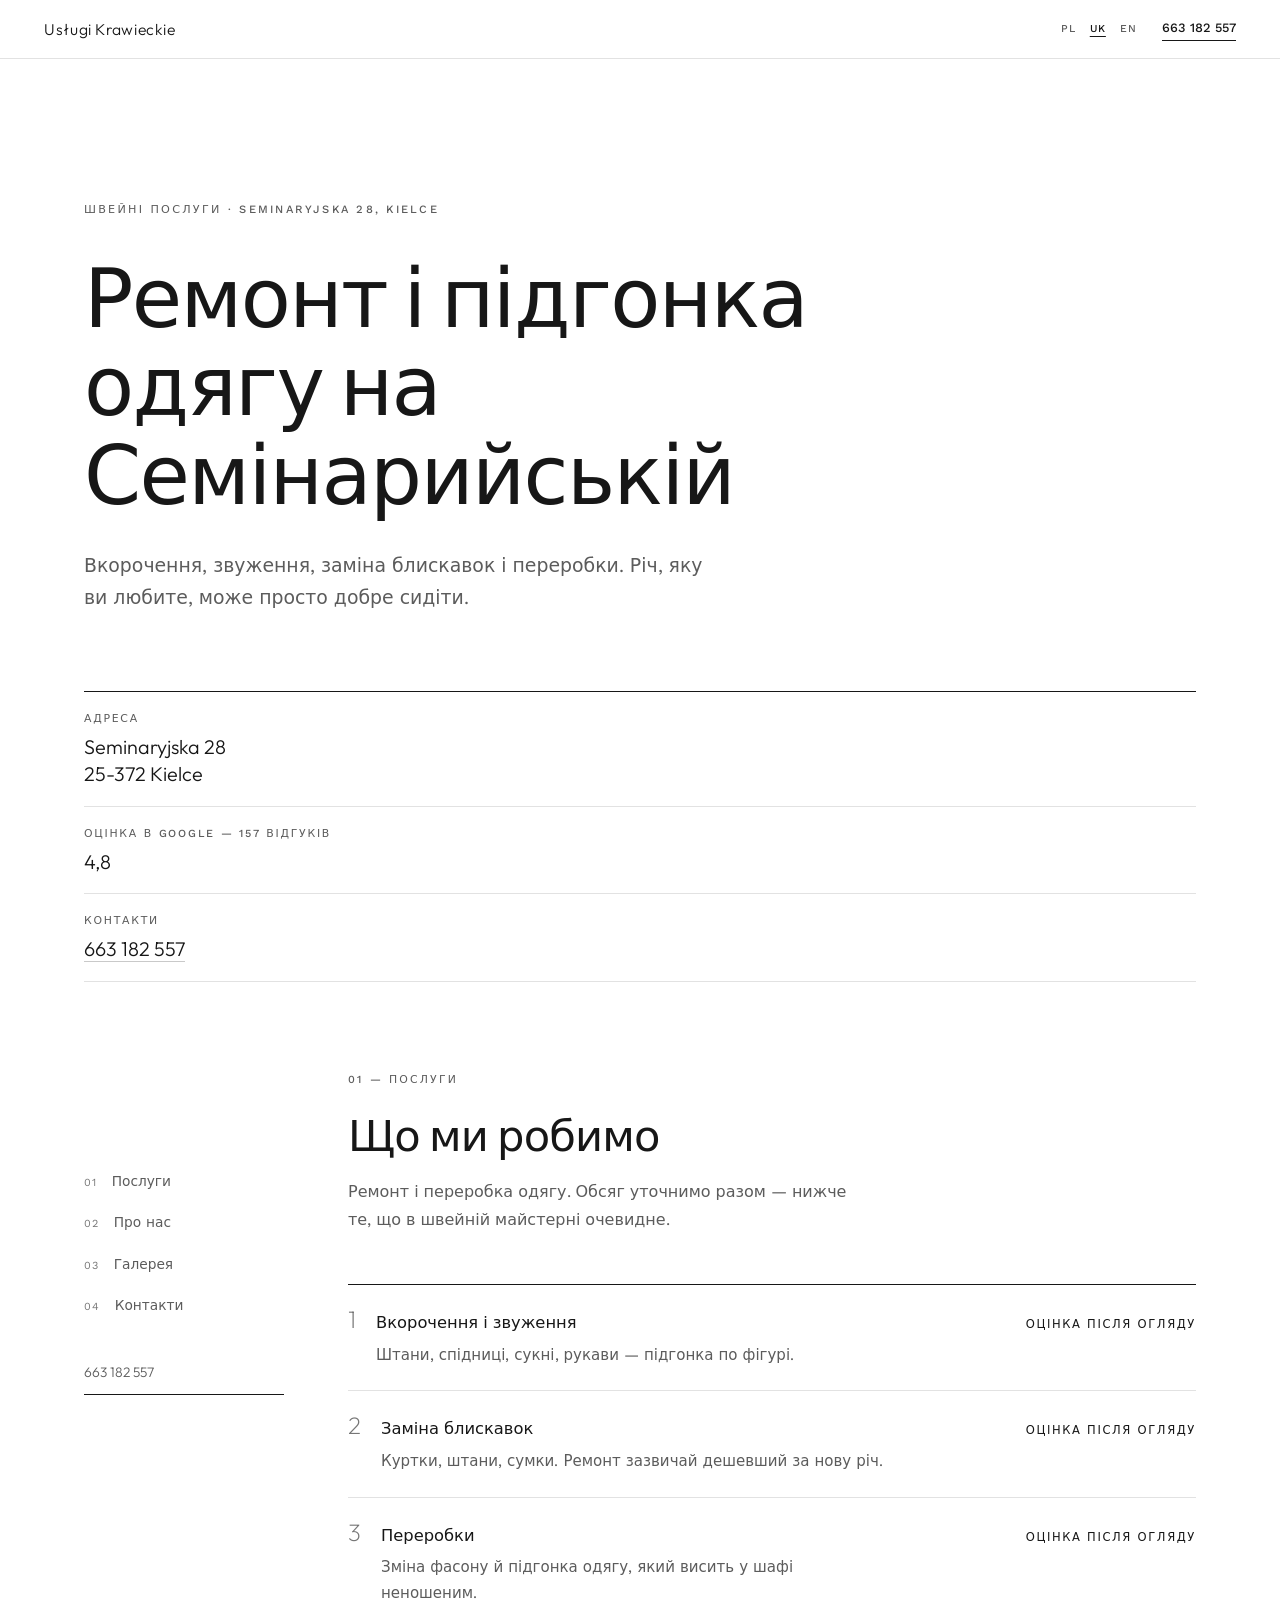
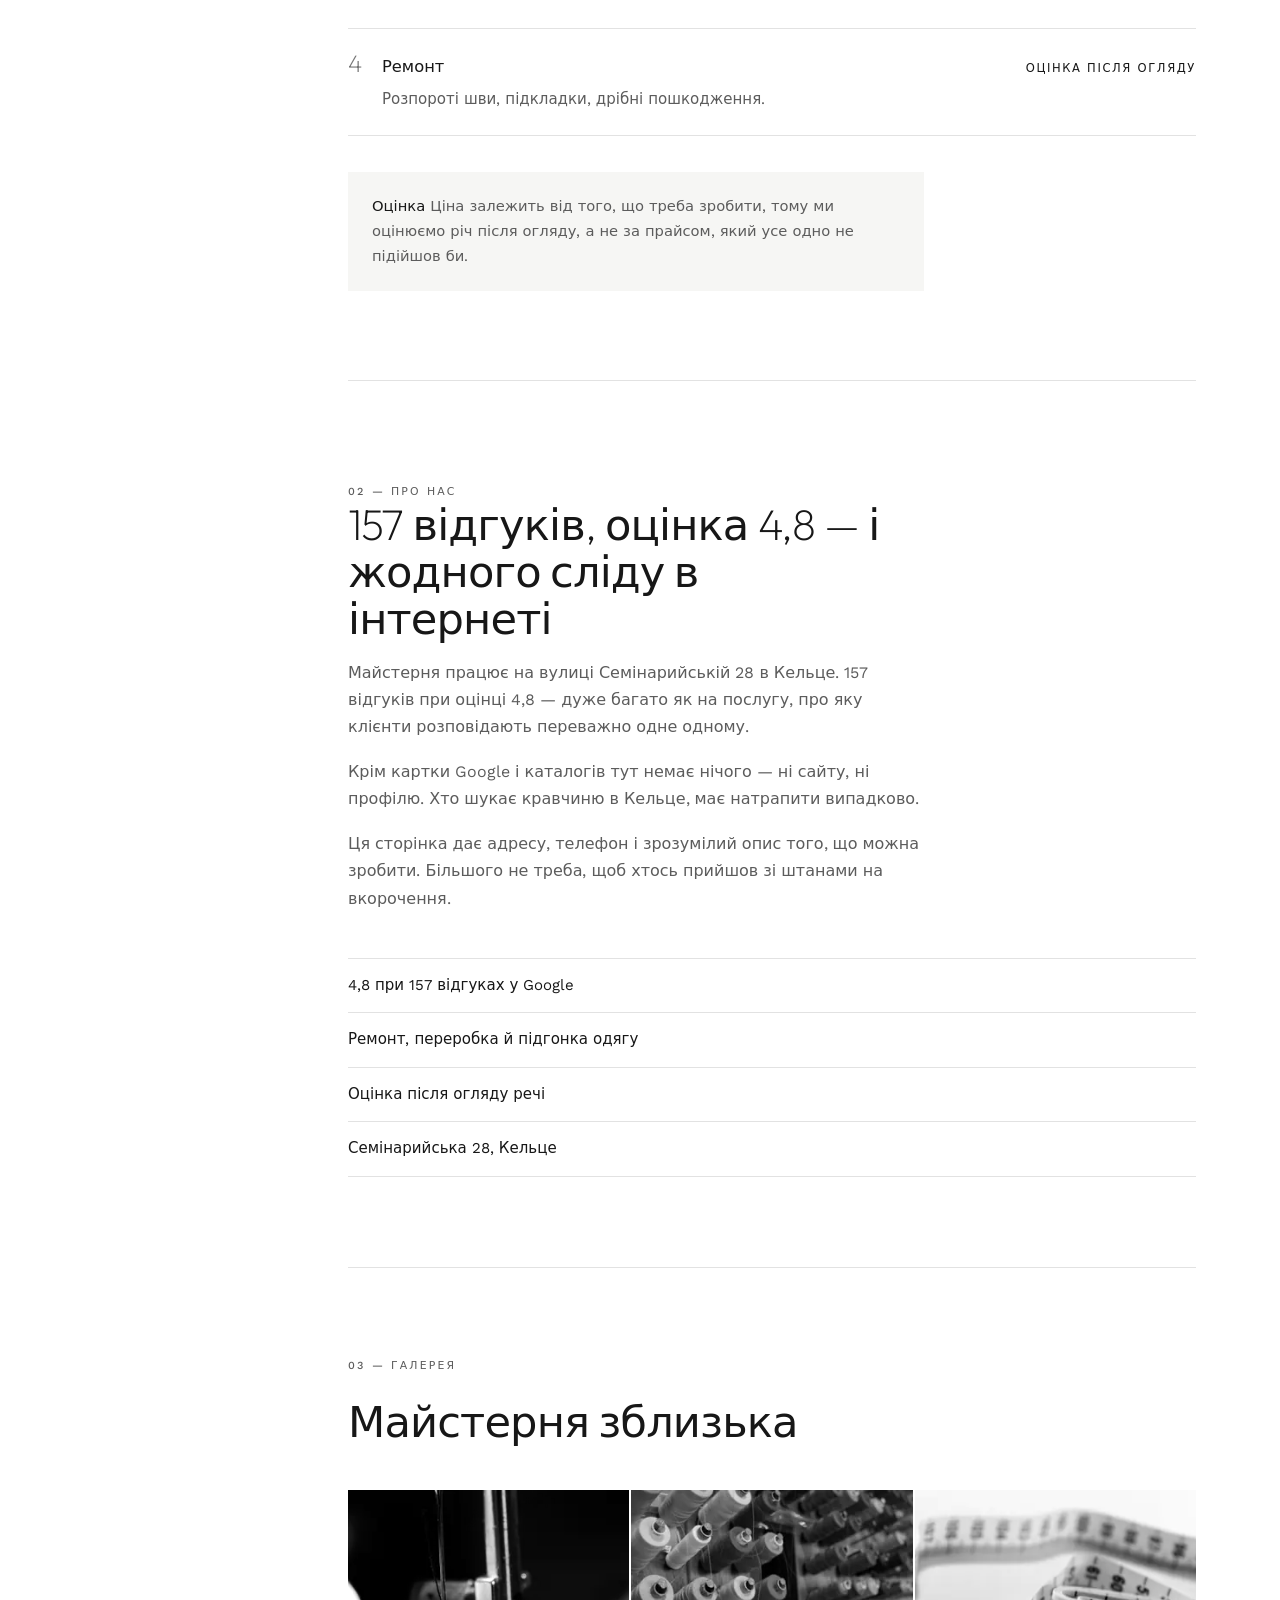
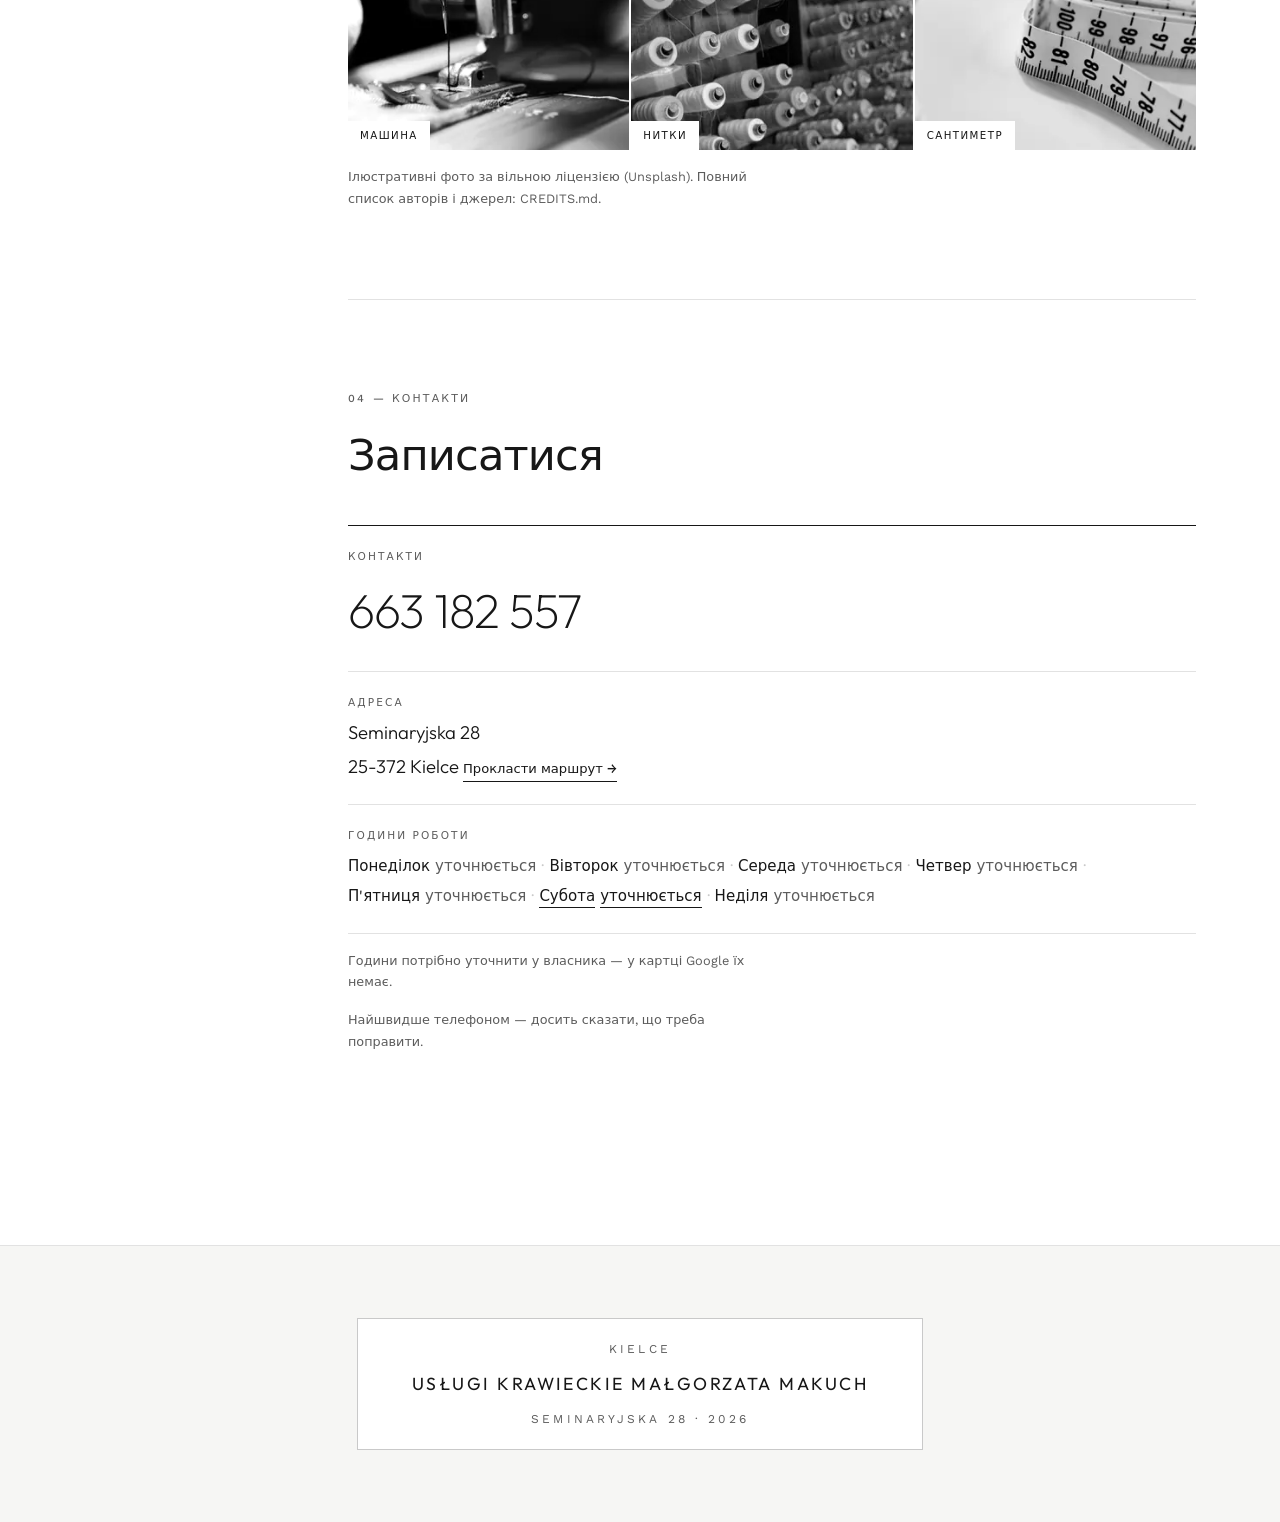
<file: uk/index.html>
<!DOCTYPE html>
<html lang="uk">
<head>
<meta charset="utf-8">
<meta name="viewport" content="width=device-width, initial-scale=1">
<title>Usługi Krawieckie Małgorzata Makuch — швейні послуги, Кельце</title>
<meta name="description" content="Ремонт і переробка одягу на вулиці Семінарийській 28 в Кельце. Оцінка 4,8 при 157 відгуках у Google.">
<meta name="robots" content="noindex, nofollow">
<link rel="canonical" href="https://otabekmamadaliev.github.io/krawiectwo-makuch-kielce/uk/">
<link rel="alternate" hreflang="pl" href="https://otabekmamadaliev.github.io/krawiectwo-makuch-kielce/">
<link rel="alternate" hreflang="uk" href="https://otabekmamadaliev.github.io/krawiectwo-makuch-kielce/uk/">
<link rel="alternate" hreflang="en" href="https://otabekmamadaliev.github.io/krawiectwo-makuch-kielce/en/">
<link rel="alternate" hreflang="x-default" href="https://otabekmamadaliev.github.io/krawiectwo-makuch-kielce/">
<meta name="theme-color" content="#171717">
<meta property="og:type" content="website">
<meta property="og:locale" content="uk_UA">
<meta property="og:site_name" content="Usługi Krawieckie Małgorzata Makuch">
<meta property="og:title" content="Usługi Krawieckie Małgorzata Makuch — швейні послуги, Кельце">
<meta property="og:description" content="Ремонт і переробка одягу на вулиці Семінарийській 28 в Кельце. Оцінка 4,8 при 157 відгуках у Google.">
<meta property="og:url" content="https://otabekmamadaliev.github.io/krawiectwo-makuch-kielce/uk/">
<meta property="og:image" content="https://otabekmamadaliev.github.io/krawiectwo-makuch-kielce/assets/img/og.jpg">
<meta name="twitter:card" content="summary_large_image">
<link rel="icon" href="data:image/svg+xml,%3Csvg xmlns='http://www.w3.org/2000/svg' viewBox='0 0 32 32'%3E%3Crect width='32' height='32' fill='%23171717'/%3E%3Cpath d='M9 8v16M23 8v16M9 12h14' stroke='%23fff' stroke-width='1.6' fill='none'/%3E%3C/svg%3E">
<link rel="preconnect" href="https://fonts.googleapis.com">
<link rel="preconnect" href="https://fonts.gstatic.com" crossorigin>
<link rel="stylesheet" href="https://fonts.googleapis.com/css2?family=Outfit:wght@200;300;400&family=Work+Sans:wght@400;500&display=swap">
<script>
/* Wykrywanie języka — patrz kielce-web-studio/tmp/gen/lang-auto.mjs. */
(function(){
  try{
    var tu=document.documentElement.lang.slice(0,2), znane={pl:1,uk:1,en:1};
    function idz(l){var p=location.pathname.replace(/index\.html$/,'').replace(/\/(uk|en)\/?$/,'/');
      if(p.slice(-1)!=='/')p+='/';location.replace(l==='pl'?p:p+l+'/');}
    var w=null; try{w=localStorage.getItem('jezyk');}catch(e){}
    if(w&&znane[w]){if(w!==tu)idz(w);return;}
    if(tu!=='pl')return;
    try{if(sessionStorage.getItem('jezyk-auto'))return;sessionStorage.setItem('jezyk-auto','1');}catch(e){}
    var chce='en', lista=navigator.languages||[navigator.language||'en'];
    for(var i=0;i<lista.length;i++){var l=String(lista[i]).slice(0,2).toLowerCase();if(znane[l]){chce=l;break;}}
    if(chce!=='pl')idz(chce);
  }catch(e){}
})();
</script>
<link rel="stylesheet" href="../assets/style.css">
</head>
<body>
<a class="skip" href="#tresc">Перейти до вмісту</a>

<header class="pas-gorny" id="gora">
  <a class="nazwa" href="#gora">Usługi Krawieckie</a>
  <div class="jz" role="group" aria-label="Вибір мови"><a class="lang" href=".././" hreflang="pl" title="Polski">PL</a><span class="lang is-on" aria-current="true">UK</span><a class="lang" href="../en/" hreflang="en" title="English">EN</a></div>
  <a class="nr" href="tel:+48663182557">663 182 557</a>
  <button class="ham" type="button" aria-expanded="false" aria-controls="mm" aria-label="Відкрити меню"><span></span><span></span></button>
</header>
<nav class="mm" id="mm" aria-label="Головне меню">
  <a href="#a01">Послуги</a>
  <a href="#a02">Про нас</a>
  <a href="#a03">Галерея</a>
  <a href="#a04">Контакти</a>
  <div class="jz jz--mob" role="group" aria-label="Вибір мови"><a class="lang" href=".././" hreflang="pl" title="Polski">PL</a><span class="lang is-on" aria-current="true">UK</span><a class="lang" href="../en/" hreflang="en" title="English">EN</a></div>
</nav>

<main id="tresc">

  <!-- Otwarcie: sam tekst. Krawiectwo to precyzja, nie fotografia stockowa —
       zdjecia pojawiaja sie dopiero w sekcji 03, i to waskim paskiem. -->
  <section class="otwarcie">
    <p class="metryczka">Швейні послуги &middot; Seminaryjska 28, Kielce</p>
    <h1>Ремонт і підгонка одягу на Семінарийській</h1>
    <p class="zajawka">Вкорочення, звуження, заміна блискавок і переробки. Річ, яку ви любите, може просто добре сидіти.</p>
    <dl class="dane">
      <div><dt>Адреса</dt><dd>Seminaryjska 28<br>25-372 Kielce</dd></div>
      <div><dt>оцінка в Google — 157 відгуків</dt><dd>4,8</dd></div>
      <div><dt>Контакти</dt><dd><a href="tel:+48663182557">663 182 557</a></dd></div>
    </dl>
  </section>

  <!-- Szyna z numeracja po lewej zostaje w miejscu, tresc przewija sie obok.
       Uklad, ktorego nie ma zadna inna strona w tym zestawie. -->
  <div class="uklad">
    <nav class="szyna" aria-label="Головне меню">
      <ol>
        <li><a href="#a01"><i>01</i>Послуги</a></li>
        <li><a href="#a02"><i>02</i>Про нас</a></li>
        <li><a href="#a03"><i>03</i>Галерея</a></li>
        <li><a href="#a04"><i>04</i>Контакти</a></li>
      </ol>
      <a class="szyna-tel" href="tel:+48663182557">663 182 557</a>
    </nav>

    <div class="kolumna">

      <section class="rozdzial" id="a01">
        <p class="numer">01 &mdash; Послуги</p>
        <h2>Що ми робимо</h2>
        <p class="zajawka zajawka--mala">Ремонт і переробка одягу. Обсяг уточнимо разом — нижче те, що в швейній майстерні очевидне.</p>
        <ol class="uslugi">

          <li class="usluga">
            <span class="usluga-nr">1</span>
            <div><h3>Вкорочення і звуження</h3><p>Штани, спідниці, сукні, рукави — підгонка по фігурі.</p></div>
            <span class="usluga-cena">оцінка після огляду</span>
          </li>

          <li class="usluga">
            <span class="usluga-nr">2</span>
            <div><h3>Заміна блискавок</h3><p>Куртки, штани, сумки. Ремонт зазвичай дешевший за нову річ.</p></div>
            <span class="usluga-cena">оцінка після огляду</span>
          </li>

          <li class="usluga">
            <span class="usluga-nr">3</span>
            <div><h3>Переробки</h3><p>Зміна фасону й підгонка одягу, який висить у шафі неношеним.</p></div>
            <span class="usluga-cena">оцінка після огляду</span>
          </li>

          <li class="usluga">
            <span class="usluga-nr">4</span>
            <div><h3>Ремонт</h3><p>Розпороті шви, підкладки, дрібні пошкодження.</p></div>
            <span class="usluga-cena">оцінка після огляду</span>
          </li>

        </ol>
        <p class="ramka"><b>Оцінка</b> Ціна залежить від того, що треба зробити, тому ми оцінюємо річ після огляду, а не за прайсом, який усе одно не підійшов би.</p>
      </section>

      <section class="rozdzial o-nas" id="a02">
        <p class="numer">02 &mdash; Про нас</p>
        <h2>157 відгуків, оцінка 4,8 — і жодного сліду в інтернеті</h2>
        <p>Майстерня працює на вулиці Семінарийській 28 в Кельце. 157 відгуків при оцінці 4,8 — дуже багато як на послугу, про яку клієнти розповідають переважно одне одному.</p><p>Крім картки Google і каталогів тут немає нічого — ні сайту, ні профілю. Хто шукає кравчиню в Кельце, має натрапити випадково.</p><p>Ця сторінка дає адресу, телефон і зрозумілий опис того, що можна зробити. Більшого не треба, щоб хтось прийшов зі штанами на вкорочення.</p>
        <ul class="punkty-listy"><li>4,8 при 157 відгуках у Google</li><li>Ремонт, переробка й підгонка одягу</li><li>Оцінка після огляду речі</li><li>Семінарийська 28, Кельце</li></ul>
      </section>


      <section class="rozdzial" id="a03">
        <p class="numer">03 &mdash; Галерея</p>
        <h2>Майстерня зблизька</h2>
        <div class="galeria-mini">
          <figure><picture><source type="image/webp" srcset="../assets/img/detail-1-400.webp 400w, ../assets/img/detail-1-600.webp 600w, ../assets/img/detail-1-800.webp 800w" sizes="(min-width: 1160px) 350px, (min-width: 980px) 31vw, (min-width: 640px) calc(50vw - 28px), calc(100vw - 40px)"><img class="img--detail-1" src="../assets/img/detail-1-800.jpg" srcset="../assets/img/detail-1-400.jpg 400w, ../assets/img/detail-1-600.jpg 600w, ../assets/img/detail-1-800.jpg 800w" sizes="(min-width: 1160px) 350px, (min-width: 980px) 31vw, (min-width: 640px) calc(50vw - 28px), calc(100vw - 40px)" width="800" height="600" alt="Zbliżenie stopki i igły maszyny do szycia, zdjęcie czarno-białe" decoding="async" loading="lazy"></picture><figcaption>Машина</figcaption></figure><figure><picture><source type="image/webp" srcset="../assets/img/detail-2-400.webp 400w, ../assets/img/detail-2-600.webp 600w, ../assets/img/detail-2-800.webp 800w" sizes="(min-width: 1160px) 350px, (min-width: 980px) 31vw, (min-width: 640px) calc(50vw - 28px), calc(100vw - 40px)"><img class="img--detail-2" src="../assets/img/detail-2-800.jpg" srcset="../assets/img/detail-2-400.jpg 400w, ../assets/img/detail-2-600.jpg 600w, ../assets/img/detail-2-800.jpg 800w" sizes="(min-width: 1160px) 350px, (min-width: 980px) 31vw, (min-width: 640px) calc(50vw - 28px), calc(100vw - 40px)" width="800" height="600" alt="Ściana z kolorowymi szpulkami nici ułożonymi w rzędach" decoding="async" loading="lazy"></picture><figcaption>Нитки</figcaption></figure><figure><picture><source type="image/webp" srcset="../assets/img/detail-3-400.webp 400w, ../assets/img/detail-3-600.webp 600w, ../assets/img/detail-3-800.webp 800w" sizes="(min-width: 1160px) 350px, (min-width: 980px) 31vw, (min-width: 640px) calc(50vw - 28px), calc(100vw - 40px)"><img class="img--detail-3" src="../assets/img/detail-3-800.jpg" srcset="../assets/img/detail-3-400.jpg 400w, ../assets/img/detail-3-600.jpg 600w, ../assets/img/detail-3-800.jpg 800w" sizes="(min-width: 1160px) 350px, (min-width: 980px) 31vw, (min-width: 640px) calc(50vw - 28px), calc(100vw - 40px)" width="800" height="600" alt="Zwinięta centymetrowa miara krawiecka na jasnym tle" decoding="async" loading="lazy"></picture><figcaption>Сантиметр</figcaption></figure>
        </div>
        <p class="drobne">Ілюстративні фото за вільною ліцензією (Unsplash). Повний список авторів і джерел: CREDITS.md.</p>
      </section>


      <section class="rozdzial" id="a04">
        <p class="numer">04 &mdash; Контакти</p>
        <h2>Записатися</h2>
        <!-- Bez kolumn i bez tabeli. Na tej stronie nie ma ani jednego pudełka,
             więc kontakt też jest tylko tekstem: numer, adres, a tydzień jednym
             ciągiem rozdzielonym kropką — jak przypis w składzie książki. -->
        <dl class="dane-kontaktu">

          <div>
            <dt>Контакти</dt>
            <dd><a class="wielki-nr" href="tel:+48663182557">663 182 557</a></dd>
          </div>

          <div>
            <dt>Адреса</dt>
            <dd>Seminaryjska 28<br>25-372 Kielce
              <a class="link-strzalka" href="https://www.google.com/maps/place/?q=place_id:ChIJn_Vzbo4nGEcR6fL6ZqI3oxs" target="_blank" rel="noopener">Прокласти маршрут &rarr;</a>
            </dd>
          </div>
          <div>
            <dt>Години роботи</dt>
            <dd class="ciag-godzin"><span class="dzien-wpis" data-dzien="0"><span class="dzien-skrot">Понеділок</span> <span class="dzien-godz">уточнюється</span></span> <span class="kropka" aria-hidden="true">·</span> <span class="dzien-wpis" data-dzien="1"><span class="dzien-skrot">Вівторок</span> <span class="dzien-godz">уточнюється</span></span> <span class="kropka" aria-hidden="true">·</span> <span class="dzien-wpis" data-dzien="2"><span class="dzien-skrot">Середа</span> <span class="dzien-godz">уточнюється</span></span> <span class="kropka" aria-hidden="true">·</span> <span class="dzien-wpis" data-dzien="3"><span class="dzien-skrot">Четвер</span> <span class="dzien-godz">уточнюється</span></span> <span class="kropka" aria-hidden="true">·</span> <span class="dzien-wpis" data-dzien="4"><span class="dzien-skrot">П&#39;ятниця</span> <span class="dzien-godz">уточнюється</span></span> <span class="kropka" aria-hidden="true">·</span> <span class="dzien-wpis" data-dzien="5"><span class="dzien-skrot">Субота</span> <span class="dzien-godz">уточнюється</span></span> <span class="kropka" aria-hidden="true">·</span> <span class="dzien-wpis" data-dzien="6"><span class="dzien-skrot">Неділя</span> <span class="dzien-godz">уточнюється</span></span></dd>
          </div>
        </dl>
        <p class="drobne">Години потрібно уточнити у власника — у картці Google їх немає.</p>
        <p class="drobne">Найшвидше телефоном — досить сказати, що треба поправити.</p>
      </section>

    </div>
  </div>

</main>

<footer class="dol">
  <div class="metka">
    <span class="metka-nad">Kielce</span>
    <p class="metka-nazwa">Usługi Krawieckie Małgorzata Makuch</p>
    <span class="metka-pod">Seminaryjska 28 &middot; 2026</span>
  </div>
</footer>

<script id="i18n" type="application/json">{"sending":"Надсилання…","fillAll":"Заповніть усі поля форми.","openingMail":"Відкриваємо вашу поштову програму…","notConnected":"Форма ще не підключена. Будь ласка, зателефонуйте нам.","sent":"Дякуємо! Повідомлення надіслано — ми скоро зв'яжемося з вами.","failed":"Не вдалося надіслати повідомлення. Будь ласка, зателефонуйте нам.","mailName":"Ім'я та прізвище","mailContact":"Контакт","backToTop":"Нагору","closeGallery":"Закрити перегляд","prevImage":"Попереднє фото","nextImage":"Наступне фото","closeMenu":"Закрити меню"}</script>
<script src="../assets/app.js" defer></script>
<script type="application/ld+json">{
  "@context": "https://schema.org",
  "@type": "ClothingStore",
  "name": "Usługi Krawieckie Małgorzata Makuch",
  "image": "https://otabekmamadaliev.github.io/krawiectwo-makuch-kielce/assets/img/og.jpg",
  "url": "https://otabekmamadaliev.github.io/krawiectwo-makuch-kielce/",
  "telephone": "+48663182557",
  "priceRange": "$$",
  "address": {
    "@type": "PostalAddress",
    "streetAddress": "Seminaryjska 28",
    "addressLocality": "Kielce",
    "postalCode": "25-372",
    "addressRegion": "świętokrzyskie",
    "addressCountry": "PL"
  },
  "geo": {
    "@type": "GeoCoordinates",
    "latitude": 50.864225,
    "longitude": 20.638349
  },
  "hasMap": "https://www.google.com/maps/place/?q=place_id:ChIJn_Vzbo4nGEcR6fL6ZqI3oxs",
  "areaServed": {
    "@type": "City",
    "name": "Kielce"
  },
  "sameAs": []
}</script>
</body>
</html>
</file>
<file: assets/style.css>
/* Usługi Krawieckie Małgorzata Makuch — arkusz wyłącznie tej strony.
 *
 * Kierunek z ui-ux-pro-max: Minimalism, Outfit + Work Sans, czerń #171717.
 * Zero koloru poza czernią i bielą, zero zaokrągleń, zero cieni. Cała hierarchia
 * niesiona jest krojem, światłem i włosowymi liniami — tak jak w krawiectwie
 * o wszystkim decyduje szew, a nie ozdoba.
 *
 * Układ, którego nie ma żadna inna strona w zestawie: numerowana szyna po lewej
 * stoi w miejscu (position:sticky), a rozdziały przewijają się obok niej.
 */

:root{
  --atrament:#171717;
  --szary:#5C5C5C;
  --linia:#E2E2E2;
  --linia-mocna:#C9C9C9;
  --papier:#FFFFFF;
  --papier-cien:#F6F6F4;
  --tytul:'Outfit',system-ui,-apple-system,'Segoe UI',sans-serif;
  --tresc:'Work Sans',system-ui,-apple-system,'Segoe UI',Roboto,sans-serif;
  --szer:1200px;
}

*,*::before,*::after{box-sizing:border-box}
html{-webkit-text-size-adjust:100%;scroll-behavior:smooth;scroll-padding-top:96px}
body{margin:0;background:var(--papier);color:var(--atrament);
  font:400 16px/1.7 var(--tresc);-webkit-font-smoothing:antialiased}
img{max-width:100%;display:block}
a{color:inherit}
/* Outfit w wadze 200 — nagłówki mają być cienkie i duże, nie ciężkie. */
h1,h2{font-family:var(--tytul);font-weight:200;line-height:1.08;margin:0;letter-spacing:-.02em}
h3{font-family:var(--tresc);font-weight:500;font-size:1.02rem;margin:0}
.sr{position:absolute;width:1px;height:1px;overflow:hidden;clip:rect(0 0 0 0)}
.skip{position:absolute;left:-9999px;background:var(--atrament);color:#fff;padding:10px 16px;z-index:200}
.skip:focus{left:12px;top:12px}
:focus-visible{outline:1px solid var(--atrament);outline-offset:4px}
.drobne{font-size:.8rem;color:var(--szary);margin:16px 0 0;max-width:52ch}
.etykieta{font-size:.68rem;font-weight:500;letter-spacing:.2em;text-transform:uppercase;
  color:var(--szary);margin:0 0 18px}

/* ---------------------------------------------------------- pas górny */
.pas-gorny{position:sticky;top:0;z-index:90;display:flex;align-items:center;gap:18px;min-width:0;
  padding:14px clamp(16px,4vw,44px);background:rgba(255,255,255,.94);
  border-bottom:1px solid var(--linia);transition:border-color .5s ease}
.pas-gorny.przewiniety{border-bottom-color:var(--linia-mocna)}
.nazwa{font-family:var(--tytul);font-weight:300;font-size:.98rem;letter-spacing:.04em;
  text-decoration:none;margin-right:auto;min-width:0;overflow:hidden;text-overflow:ellipsis;white-space:nowrap}
.jz{display:flex;gap:0;flex:0 0 auto}
.jz .lang{font-size:.66rem;font-weight:500;letter-spacing:.1em;padding:6px 7px;text-decoration:none;
  color:var(--szary);transition:color .4s}
.jz .lang:hover{color:var(--atrament)}
.jz .lang.is-on{color:var(--atrament);text-decoration:underline;text-underline-offset:4px}
.nr{font-size:.8rem;font-weight:500;text-decoration:none;white-space:nowrap;
  border-bottom:1px solid var(--atrament);padding-bottom:1px}
.ham{display:none;background:0;border:0;padding:10px 0 10px 12px;cursor:pointer;flex-direction:column;gap:6px}
.ham span{display:block;width:22px;height:1px;background:var(--atrament)}
.mm{display:none}

/* ----------------------------------------------------------- otwarcie */
.otwarcie{max-width:var(--szer);margin:0 auto;
  padding:clamp(60px,11vw,150px) clamp(20px,5vw,44px) clamp(48px,7vw,90px)}
.metryczka{font-size:.7rem;font-weight:500;letter-spacing:.2em;text-transform:uppercase;
  color:var(--szary);margin:0 0 34px}
.otwarcie h1{font-size:clamp(2.3rem,6.4vw,5.2rem);max-width:16ch}
.zajawka{font-size:clamp(1rem,1.5vw,1.18rem);color:var(--szary);max-width:52ch;
  margin:32px 0 0;font-weight:400}
.zajawka--mala{font-size:1rem;margin-top:20px}
.dane{display:grid;gap:0;margin:clamp(44px,6vw,80px) 0 0;padding:0;border-top:1px solid var(--atrament)}
.dane > div{display:grid;gap:4px;padding:18px 0;border-bottom:1px solid var(--linia)}
.dane dt{font-size:.68rem;font-weight:500;letter-spacing:.16em;text-transform:uppercase;color:var(--szary)}
.dane dd{margin:0;font-family:var(--tytul);font-weight:300;font-size:1.24rem;line-height:1.4}
.dane dd a{text-decoration:none;border-bottom:1px solid var(--linia-mocna)}

/* -------------------------------------------------------------- układ */
.uklad{max-width:var(--szer);margin:0 auto;padding:0 clamp(20px,5vw,44px);
  display:grid;gap:clamp(30px,5vw,70px)}
.szyna ol{list-style:none;margin:0;padding:0}
.szyna a{display:flex;gap:14px;align-items:baseline;text-decoration:none;font-size:.86rem;
  padding:9px 0;color:var(--szary);transition:color .5s ease}
.szyna a:hover{color:var(--atrament)}
.szyna i{font-style:normal;font-size:.68rem;letter-spacing:.12em;color:var(--linia-mocna)}
.szyna-tel{display:inline-block;margin-top:26px;font-family:var(--tytul);font-weight:300;
  font-size:1.1rem;text-decoration:none;border-bottom:1px solid var(--atrament);padding-bottom:2px}

.rozdzial{padding:clamp(52px,7vw,96px) 0;border-top:1px solid var(--linia)}
.rozdzial:first-child{border-top:0;padding-top:0}
.numer{font-size:.68rem;font-weight:500;letter-spacing:.2em;text-transform:uppercase;
  color:var(--szary);margin:0 0 22px}
.rozdzial h2{font-size:clamp(1.7rem,3.6vw,2.7rem);max-width:20ch}

.uslugi{list-style:none;margin:clamp(34px,4vw,54px) 0 0;padding:0;border-top:1px solid var(--atrament)}
.usluga{display:grid;grid-template-columns:auto 1fr;gap:6px 20px;align-items:start;
  padding:22px 0;border-bottom:1px solid var(--linia)}
.usluga-nr{font-family:var(--tytul);font-weight:200;font-size:1.5rem;line-height:1;color:var(--linia-mocna)}
.usluga p{margin:6px 0 0;font-size:.94rem;color:var(--szary);max-width:56ch}
.usluga-cena{grid-column:2;font-size:.72rem;font-weight:500;letter-spacing:.14em;
  text-transform:uppercase;color:var(--atrament)}
.ramka{margin:36px 0 0;padding:22px 24px;background:var(--papier-cien);font-size:.92rem;
  color:var(--szary);max-width:64ch}
.ramka b{color:var(--atrament);font-weight:500}

.o-nas p{color:var(--szary);margin:1.1em 0 0;max-width:58ch}
.punkty-listy{list-style:none;margin:clamp(30px,4vw,46px) 0 0;padding:0;
  display:grid;gap:0;border-top:1px solid var(--linia)}
.punkty-listy li{padding:14px 0;border-bottom:1px solid var(--linia);font-size:.94rem}

/* Wąski pasek zdjęć — fotografia jest tu przypisem, nie bohaterem. */
.galeria-mini{display:grid;grid-template-columns:1fr;gap:2px;margin-top:clamp(30px,4vw,46px)}
.galeria-mini figure{margin:0;position:relative;overflow:hidden;background:var(--papier-cien)}
.galeria-mini img{width:100%;height:clamp(180px,22vw,260px);object-fit:cover;
  filter:grayscale(1) contrast(1.02);transition:filter .8s ease,transform .8s cubic-bezier(.2,.7,.3,1)}
.galeria-mini figure:hover img{filter:grayscale(0);transform:scale(1.03)}
.galeria-mini figcaption{position:absolute;left:0;bottom:0;background:var(--papier);
  font-size:.64rem;font-weight:500;letter-spacing:.14em;text-transform:uppercase;padding:6px 12px}

.kontakt-siatka{display:grid;gap:clamp(30px,4vw,56px);margin-top:clamp(34px,4vw,54px)}
.kontakt-kolumna table{width:100%;border-collapse:collapse;border-top:1px solid var(--atrament)}
.kontakt-kolumna th,.kontakt-kolumna td{padding:11px 0;border-bottom:1px solid var(--linia);
  text-align:left;font-weight:400;font-size:.9rem}
.kontakt-kolumna td{text-align:right;color:var(--szary);font-variant-numeric:tabular-nums}
.adres{margin:0 0 20px;font-family:var(--tytul);font-weight:300;font-size:1.2rem;line-height:1.6}
.wielki-nr{display:block;font-family:var(--tytul);font-weight:200;
  font-size:clamp(1.9rem,4.4vw,3rem);text-decoration:none;letter-spacing:-.02em}
.link-strzalka{display:inline-block;margin-top:22px;font-size:.82rem;font-weight:500;
  text-decoration:none;border-bottom:1px solid var(--atrament);padding-bottom:2px;
  transition:opacity .4s}
.link-strzalka:hover{opacity:.6}

/* Metka wszyta w ubranie: obszyty prostokat, nazwa wersalikami w srodku,
   drobny druk nad i pod. Zaklad krawiecki konczy sie metka. */
.dol{border-top:1px solid var(--linia);margin-top:clamp(56px,8vw,110px);
  padding:clamp(40px,7vw,72px) 20px;display:grid;place-items:center;
  background:var(--papier-cien)}
.metka{background:var(--papier);border:1px solid var(--linia-mocna);
  padding:20px clamp(24px,5vw,54px);text-align:center}
.metka-nad,.metka-pod{display:block;font-size:.75rem;letter-spacing:.26em;
  text-transform:uppercase;color:var(--szary)}
.metka-nazwa{margin:10px 0;font-family:var(--tytul);font-size:1.1rem;
  letter-spacing:.14em;text-transform:uppercase;color:var(--atrament)}

@media (min-width:940px){
  .uklad{grid-template-columns:200px 1fr}
  /* Szyna stoi, rozdzialy jada — sedno tego ukladu. */
  .szyna{position:sticky;top:96px;align-self:start;padding-top:clamp(52px,7vw,96px)}
  .uslugi{border-top-width:1px}
  .usluga{grid-template-columns:auto 1fr auto;align-items:baseline}
  .usluga-cena{grid-column:auto;text-align:right;white-space:nowrap}
  .galeria-mini{grid-template-columns:repeat(3,1fr)}
  .kontakt-siatka{grid-template-columns:1fr 1fr}
}
@media (max-width:939px){
  .ham{display:flex}
  .szyna{display:none}
  .mm{display:none;position:fixed;inset:58px 0 auto;z-index:85;background:var(--papier);
    border-bottom:1px solid var(--linia);padding:6px 20px 18px;flex-direction:column}
  .mm.otwarte{display:flex}
  .mm a{text-decoration:none;font-size:.9rem;padding:14px 0;border-bottom:1px solid var(--linia)}
  .nr{font-size:.74rem}
}

@media (prefers-reduced-motion:reduce){
  html{scroll-behavior:auto}
  *,*::before,*::after{animation-duration:.001ms!important;transition-duration:.001ms!important}
}

.img--hero{object-position:50% 50%}
.img--about{object-position:50% 50%}
.img--detail-1{object-position:50% 50%}
.img--detail-2{object-position:50% 50%}
.img--detail-3{object-position:50% 50%}

/* #C9C9C9 na bieli to 1.66:1. Numery porzadkowe to tekst, nie ozdoba —
   ida szarosc przechodzaca AA (#767676, 4.5:1), wciaz wyraznie lzejsza
   od czerni tresci. */
.usluga-nr,
.szyna i{color:#767676}

/* =================================================== DANE KONTAKTU JAKO TEKST
 * Na tej stronie nie ma ani jednego pudełka — hierarchię niesie krój, światło
 * i włosowa linia. Tabela godzin byłaby pierwszym prostokątem na całej stronie
 * i natychmiast by się wyłamała. Tydzień idzie więc jednym ciągiem, dni
 * rozdzielone kropką, jak przypis w składzie książki.
 */
.dane-kontaktu{margin:clamp(30px,4vw,48px) 0 0;padding:0;
  display:grid;gap:0;border-top:1px solid var(--atrament)}
.dane-kontaktu > div{display:grid;gap:6px;padding:22px 0;border-bottom:1px solid var(--linia)}
.dane-kontaktu dt{font-size:.66rem;font-weight:500;letter-spacing:.2em;
  text-transform:uppercase;color:var(--szary)}
.dane-kontaktu dd{margin:0;font-family:var(--tytul);font-weight:300;
  font-size:1.16rem;line-height:1.6}
.dane-kontaktu .link-strzalka{margin-top:10px;font-family:var(--tresc)}

.ciag-godzin{font-family:var(--tresc)!important;font-weight:400!important;
  font-size:.94rem!important;line-height:2!important;color:var(--szary)}
.dzien-wpis{white-space:nowrap}
.dzien-skrot{color:var(--atrament)}
.dzien-godz{font-variant-numeric:tabular-nums}
.kropka{color:var(--linia-mocna)}
/* Kolumna w siatce ma domyslnie min-width:auto — bez tego dlugi, nielamliwy
   ciag potrafi ja rozepchnac poza szerokosc ekranu. */
.kolumna{min-width:0}
/* Dzisiejszy dzień podkreślony włosową linią — jedyne wyróżnienie, jakie
   ta strona sobie pozwala. */
.dzien-wpis.dzis .dzien-skrot,
.dzien-wpis.dzis .dzien-godz{color:var(--atrament);
  border-bottom:1px solid var(--atrament);padding-bottom:2px}

/* ==================================== TELEFON: dotyk i czytelność
 * Zmierzone skryptem scripts/mobile.mjs na 360 i 390 px, w trzech językach.
 *
 * Przełącznik języka miał 26×29 px. To jest pierwszy element, w który celuje
 * ukraiński klient po wejściu na stronę, a opuszek palca ma około 45 px —
 * czyli trafiał obok. Podpisy i etykiety siedziały na 10.9–11.5 px.
 *
 * Rozmiary idą z !important, bo bez tego przegrywają na specyficzności
 * z regułami dekoracyjnymi (.jezyk .lang, .galeria figcaption). To są progi
 * dostępności, nie ozdoba — muszą wygrać. Poza wąskim ekranem nic się nie zmienia.
 */
@media (max-width: 900px){
  .lang{
    min-width:44px !important;min-height:44px !important;padding:0 6px !important;
    display:inline-flex !important;align-items:center;justify-content:center;
    font-size:12px !important;
  }
  .ham{min-width:44px !important;min-height:44px !important;
    align-items:center;justify-content:center}
  .marka,.logo,.znak,.szyld-marka,.tytul-marki,.nazwa{
    min-height:44px !important;display:flex !important;align-items:center}

  /* Wersaliki z dużym rozstrzeleniem poniżej 12 px są na telefonie
     nieczytelne, niezależnie od tego, jak dobrze wyglądają na monitorze. */
  .nadtytul,.nadpis,.etyk,.etykieta,.etykietka,.plakietka,.tag,.mini,
  .metryczka,.sygnatura,.kd-dzien,.chip-dzien,.dzis-etyk,.dzis-etykieta,
  .sala-etyk,.para-etyk,.blok-tytul,.zaufanie-etyk,.numer,.numerek,
  .fakt-etyk,.bilecik-nad,.pas-telefon-etyk,.kreda-czas,
  figcaption,.kolo-czas,.chip-czas,.pigulka-czas,.kd-czas,.dzwon,
  .kafel-czas,.zaufanie-pod,.fakt-pod,.os-czas,.wiersz-czas,
  .lekarz-pwz,.opinia-zrodlo,.reszta-tygodnia,.sala-dni,.sala-czas{
    font-size:12px !important;
  }

  /* Długie numery i nazwy ulic nie mogą rozpychać strony w bok. */
  .tel-link,.tel-duzy,.numer-duzy,.wielki-nr,.duzy-tel,.duzy-numer,
  .telefon,.numer-xl,.bilecik-numer,.tel,.adr-wielki,.ulica{
    overflow-wrap:anywhere;
  }
}


/* ============================ TELEFON: reszta celów i etykiet
 * Trzecia tura po pomiarze scripts/mobile.mjs. Patrz komentarz w tmp/mobile-3.mjs.
 */
@media (max-width: 900px){
  /* Etykiety i nagłówki tabel: max() nigdy nie zmniejsza, tylko podnosi
     te, które siedziały poniżej progu. */
  th,td,dt,label,legend,small,
  .kol-czas,.kol-cena,.kol-zakres,.poz-nr,.poz-cena,.metka,.cennik,
  .usluga-cena,.grupa-razy,.skladka li,.dostawa-cena{
    font-size:max(12px,.8rem);
  }

  /* Cele dotykowe: telefon w pasku, przyciski, kafelki godzin w kreatorze,
     rozwijane pytania. Wszystko, co się naciska palcem. */
  a[href^="tel:"],.btn,.guzik,.klaw,.klawisz,.pig,.pigula,.ramka,.obwodka,
  .linia,.nr,.tel-link,.tel-btn,.tel-pigula,.dzwon,.telefon-gora,.link-strzalka,
  .godzina,.dzien,.zakladka,summary{
    min-height:44px;display:inline-flex;align-items:center;justify-content:center;
  }
  /* Rozwijane pytania i zakładki są blokowe — wyrównanie do lewej,
     inaczej tekst wskoczyłby na środek. */
  summary,.zakladka{justify-content:flex-start}

  /* iOS przybliża stronę przy dotknięciu pola mniejszego niż 16 px.
     To zachowanie Safari, nie preferencja — jedyne wyjście to 16 px. */
  input,select,textarea{font-size:16px;min-height:44px}
  textarea{min-height:80px}
}


/* ================== TELEFON: ostatnie drobiazgi
 * Dokładne miejsca z tmp/male-teksty.mjs: ceny w cennikach, podpisy przycisków,
 * numer w pasku i dopisek w logotypie. Wszystko poniżej 12 px na 390 px.
 * Gola s ma pod znakiem napis EST. KIELCE ustawiony na 9 px — na monitorze
 * to elegancki detal, w ręce nieczytelna plamka. */
@media (max-width:900px){
  .wielka-pigula span,.telefon-gora,.cena-bukietu,.lista-cena,
  .znak-n,.znak-r,.tydzien summary,.ramka,.bilecik-guziki .ramka,
  .marka-pod,.hero-adres,.grupa-razy,.cennik,.metka{font-size:12px !important}
}


/* ================== TELEFON: budżet paska nagłówka
 * Patrz komentarz w tmp/mobile-4.mjs — to jest naprawa regresji, którą sam
 * wprowadziłem, podnosząc cele dotykowe bez sprawdzenia szerokości paska.
 */
@media (max-width: 900px){
  .belka,.nav,.naglowek-strony,.szyld,.pas-gorny,.listwa,.top-bar,.gora{
    flex-wrap:nowrap;
  }
  /* Marka może się skrócić wielokropkiem; reszta paska nie może zniknąć. */
  .marka,.logo,.znak,.szyld-marka,.tytul-marki,.nazwa,.marka-nazwa{
    min-width:44px;flex:1 1 auto;overflow:hidden;text-overflow:ellipsis;
  /* Nazwa firmy jest w pasku najwazniejsza — to po nia klient patrzy pierwszy.
     Wczesniej przelacznik jezyka (3 x 44px) spychal ja do 44px i "Dentika"
     pokazywala sie jako "De". Guziki jezyka zwezone; WYSOKOSC 44px zostaje,
     bo to ona decyduje o trafianiu palcem, a 32px szerokosci i tak jest
     powyzej progu 24px z WCAG 2.5.8. */
  .jz .lang,.jezyk .lang,.jezyki .lang,.jez .lang{min-width:32px;padding-inline:4px}
  }
  .jz,.jezyk,.jezyki{flex:0 0 auto}

  /* Nagłówki tabel: th przegrywa na specyficzności z .cennik thead th. */
  th,td,.cennik th,.cennik td,.plan th,.plan td,
  .godziny-tabela th,.godziny-tabela td{font-size:max(12px,.8rem) !important}
}

/* Poniżej 560 px przycisk CTA z paska ustępuje miejsca telefonowi i menu.
   Ta sama akcja jest w menu pod hamburgerem i w treści strony, więc nic
   nie ginie — a pasek przestaje wypychać stronę w bok. */
@media (max-width: 560px){
  .btn--belka,.btn--zloty.btn--belka,.btn--czerwony.btn--belka,
  .btn--glowny.btn--belka,.btn--pelny-kolor.btn--belka{display:none !important}
}


/* ============ TELEFON: ostatnie etykiety i pasek dni
 * .krok-etyk i podobne to klasy na <label>, wiec wygrywaja z regula na samym
 * elemencie. Pasek dni w kreatorze rezerwacji ma sie PRZEWIJAC w bok,
 * a nie rozpychac strone — min-width:0 przywraca przycinanie. */
@media (max-width:900px){
  label,legend,.krok-etyk,.znacznik,.wyroznik,.pole-grupa label,
  .zapis-form label,.wizyta-form label,.zam-form label,.rez-pole label{
    font-size:max(12px,.78rem) !important;
  }
  .dni,#dni,.godziny,#godziny{min-width:0;overflow-x:auto;-webkit-overflow-scrolling:touch}
  .kreator,.kreator .krok{min-width:0}
}


/* ============ TELEFON: wyliczona lista drobnego tekstu
 * Selektory zebrane ze strony skryptem tmp/zbierz-male.mjs — to dokładnie te
 * elementy, które na 390 px renderowały się poniżej 12 px. Lista jest
 * wyliczona, nie zgadnięta, więc nie zostawia ogonów. */
@media (max-width:900px){
  .nr,
  dt,
  i{font-size:12px !important}
}


@media (max-width:900px){
  .skip{min-height:44px;display:inline-flex;align-items:center}
}

/* switcher w menu mobilnym */
@media (max-width:560px){
  header .jz{display:none}
  .jz--mob{display:flex;gap:2px;padding:10px 0 2px}
  .jz--mob .lang{min-width:44px;min-height:44px;display:inline-flex;
    align-items:center;justify-content:center}
}
@media (min-width:561px){ .jz--mob{display:none} }
</file>
